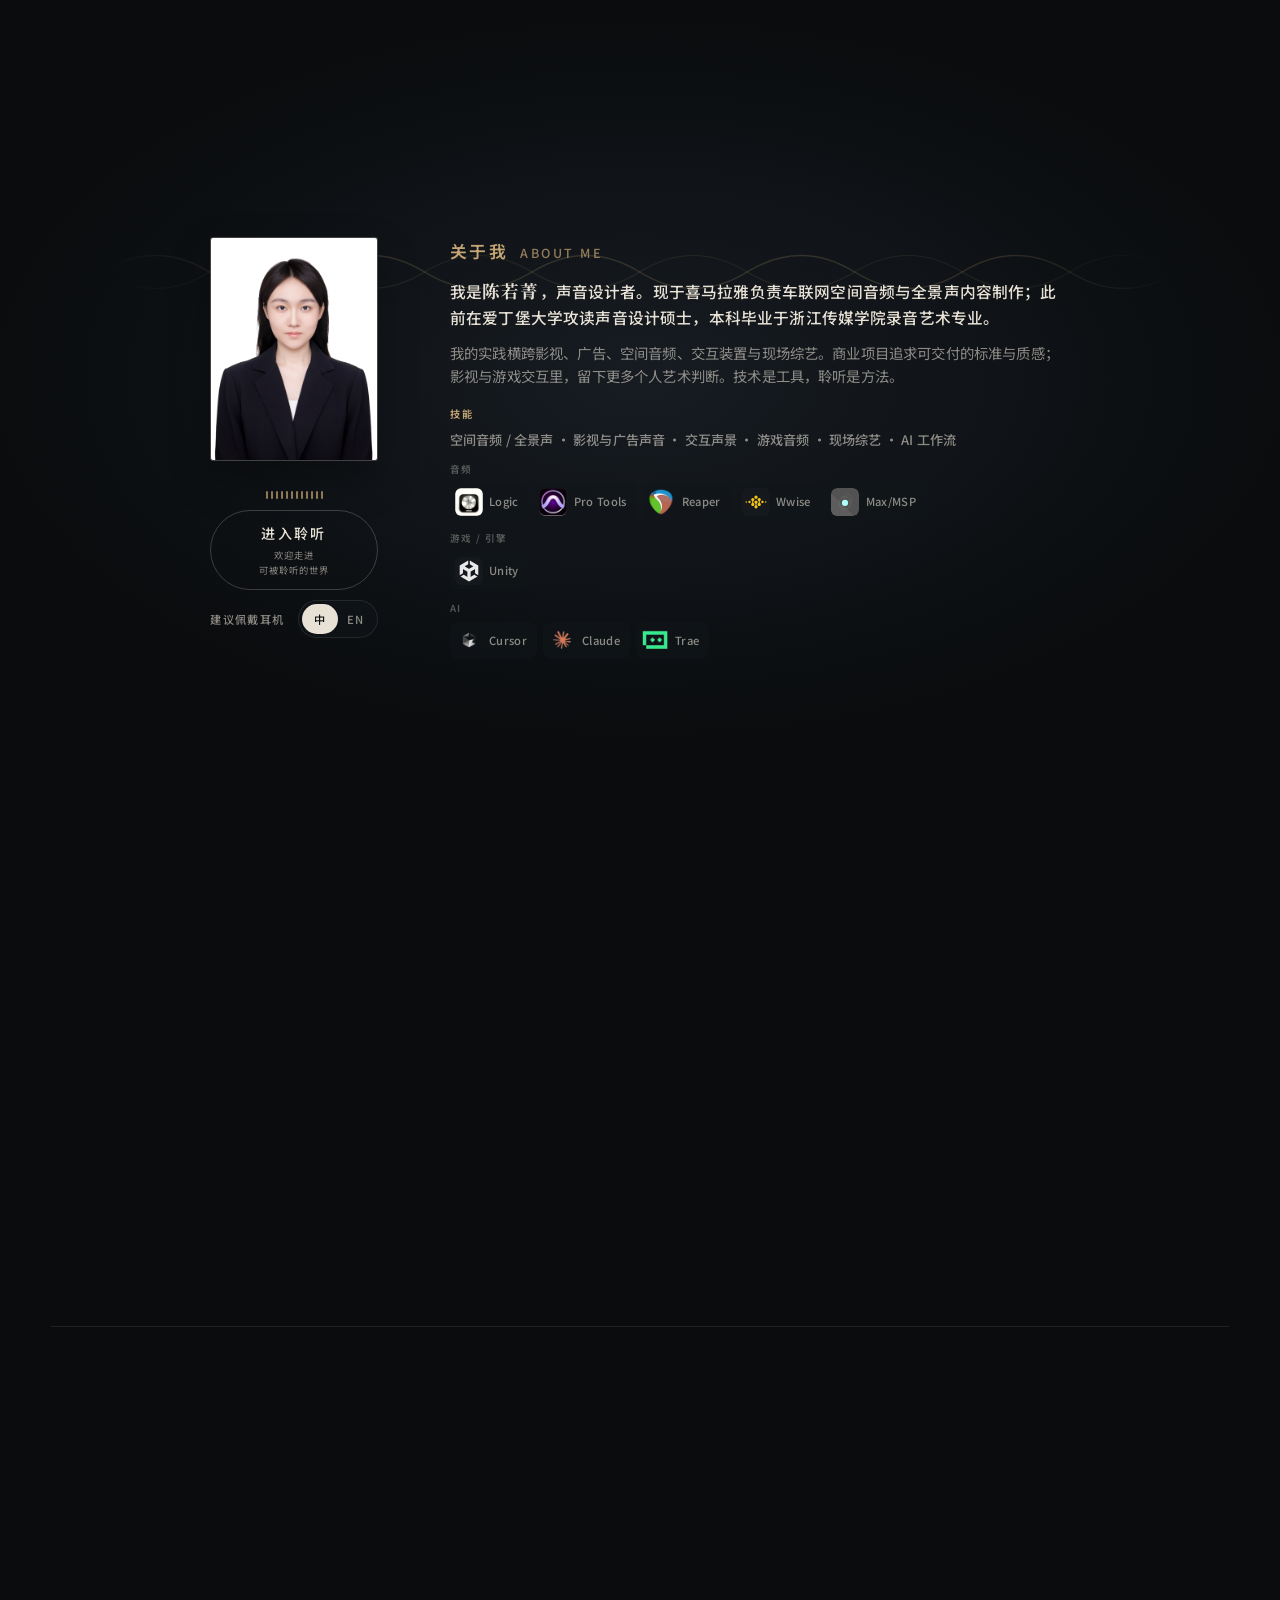
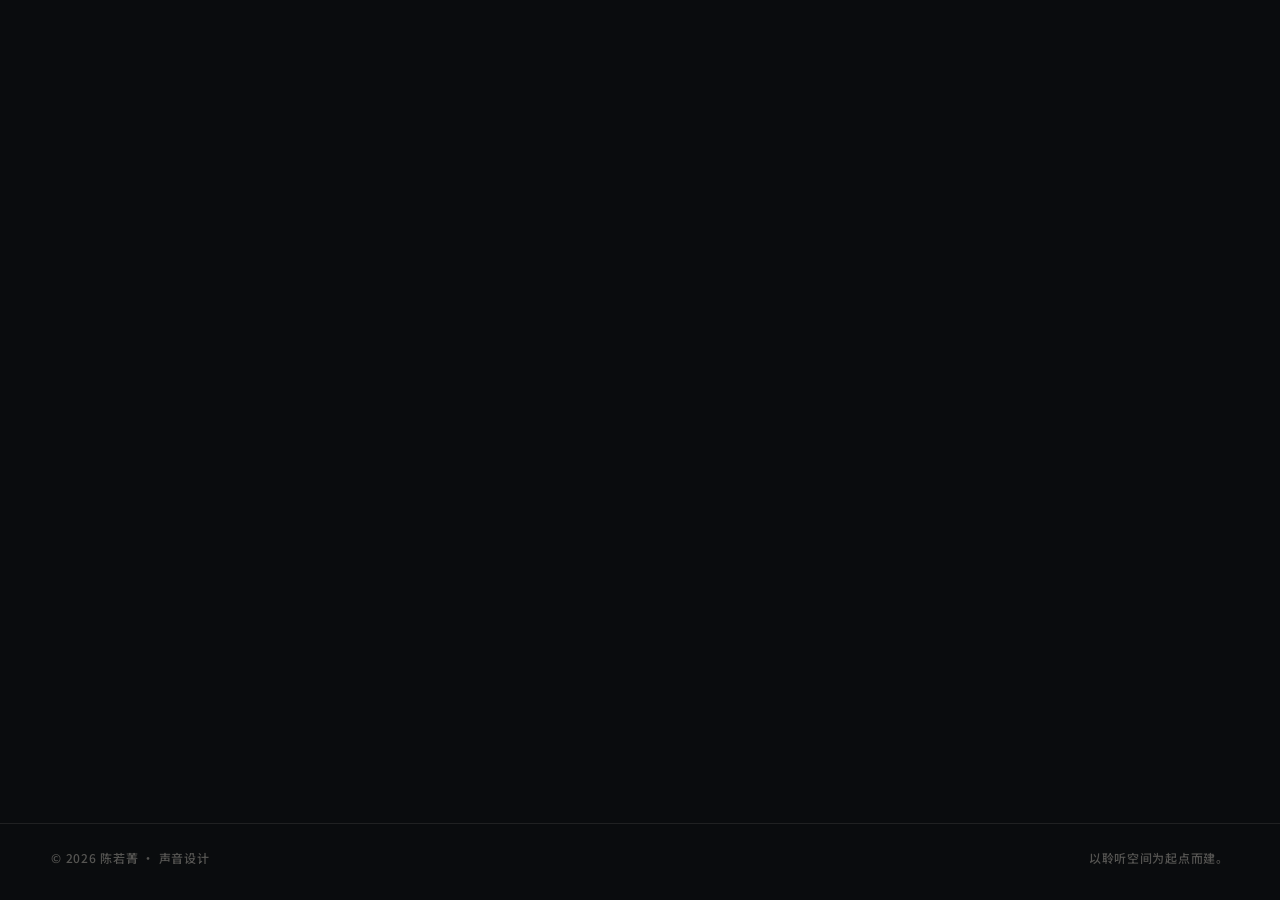
<file: index.html>
<!DOCTYPE html>
<html lang="zh-CN">
<head>
  <meta charset="UTF-8" />
  <meta name="viewport" content="width=device-width, initial-scale=1.0" />
  <meta name="description" content="陈若菁 — 声音设计者。影视、广告、空间音频、交互声景、现场综艺。 / Ruojing Chen — Sound Designer." />
  <title>陈若菁 · Sound Designer</title>
  <link rel="preconnect" href="https://fonts.googleapis.com" />
  <link rel="preconnect" href="https://fonts.gstatic.com" crossorigin />
  <link href="https://fonts.googleapis.com/css2?family=Noto+Sans+SC:wght@400;500;600;700&family=Noto+Serif+SC:wght@600;700&display=swap" rel="stylesheet" />
  <link rel="stylesheet" href="css/styles.css?v=20260803j" />
</head>
<body>
  <canvas id="field" aria-hidden="true"></canvas>

  <div class="cursor" id="cursor" aria-hidden="true">
    <span class="cursor__ring"></span>
    <span class="cursor__dot"></span>
    <span class="cursor__label">listen</span>
  </div>

  <div class="gate" id="gate">
    <div class="gate__ambient" aria-hidden="true">
      <svg class="gate__ambient-wave" viewBox="0 0 800 200" preserveAspectRatio="none">
        <path d="M0 100 Q40 70 80 100 T160 100 T240 100 T320 100 T400 100 T480 100 T560 100 T640 100 T720 100 T800 100"
              fill="none" stroke="currentColor" stroke-width="1.2" opacity="0.22"/>
        <path d="M0 100 Q40 130 80 100 T160 100 T240 100 T320 100 T400 100 T480 100 T560 100 T640 100 T720 100 T800 100"
              fill="none" stroke="currentColor" stroke-width="1" opacity="0.12"/>
      </svg>
    </div>

    <div class="gate__inner">
      <div class="gate__card">
        <aside class="gate__aside">
          <div class="gate__photo">
            <img src="assets/portrait.jpg" alt="陈若菁" width="320" height="420" />
          </div>
          <div class="gate__actions">
            <div class="gate__eq" aria-hidden="true">
              <span></span><span></span><span></span><span></span><span></span>
              <span></span><span></span><span></span><span></span><span></span>
              <span></span><span></span>
            </div>
            <button class="gate__enter" id="enterBtn" type="button">
              <span data-i18n="gate.enter">进入聆听</span>
              <span class="gate__enter-sub">
                <span data-i18n="gate.enterSub1">欢迎走进</span>
                <span data-i18n="gate.enterSub2">可被聆听的世界</span>
              </span>
            </button>
            <div class="gate__actions-row">
              <p class="gate__hint" data-i18n="gate.hint">建议佩戴耳机</p>
              <div class="lang-switch gate__lang" role="group" aria-label="Language">
                <button type="button" class="lang-switch__btn is-active" data-lang="zh" aria-pressed="true">中</button>
                <button type="button" class="lang-switch__btn" data-lang="en" aria-pressed="false">EN</button>
              </div>
            </div>
          </div>
        </aside>

        <div class="gate__content">
          <section class="gate__part">
            <h3 class="gate__part-title gate__about-title">
              关于我
              <span class="gate__part-en">ABOUT ME</span>
            </h3>
            <p class="gate__about-lead" data-i18n-html="about.lead">
              我是<strong class="gate__name">陈若菁</strong>，声音设计者。现于喜马拉雅负责车联网空间音频与全景声内容制作；此前在爱丁堡大学攻读声音设计硕士，本科毕业于浙江传媒学院录音艺术专业。
            </p>
            <p class="gate__about-body" data-i18n="about.body">
              我的实践横跨影视、广告、空间音频、交互装置与现场综艺。商业项目追求可交付的标准与质感；影视与游戏交互里，留下更多个人艺术判断。技术是工具，聆听是方法。
            </p>
          </section>

          <section class="gate__part">
            <h3 class="gate__part-title" data-i18n="gate.skillsTitle">技能</h3>
            <p class="gate__skills-text" data-i18n="gate.skills">
              空间音频 / 全景声 · 影视与广告声音 · 交互声景 · 游戏音频 · 现场综艺 · AI 工作流
            </p>
            <div class="gate__toolkit">
              <div class="gate__toolkit-group">
                <span class="gate__toolkit-label" data-i18n="gate.toolkitAudio">音频</span>
                <ul class="gate__tools">
                  <li title="Logic Pro">
                    <img src="assets/icons/logic.png" alt="Logic Pro" width="36" height="36" />
                    <span>Logic</span>
                  </li>
                  <li title="Pro Tools">
                    <img src="assets/icons/protools.png" alt="Pro Tools" width="36" height="36" />
                    <span>Pro Tools</span>
                  </li>
                  <li title="REAPER">
                    <img src="assets/icons/reaper.png" alt="REAPER" width="36" height="36" />
                    <span>Reaper</span>
                  </li>
                  <li title="Wwise">
                    <img src="assets/icons/wwise.svg" alt="Wwise" width="36" height="36" />
                    <span>Wwise</span>
                  </li>
                  <li title="Max/MSP">
                    <img src="assets/icons/maxmsp.svg" alt="Max/MSP" width="36" height="36" />
                    <span>Max/MSP</span>
                  </li>
                </ul>
              </div>
              <div class="gate__toolkit-group">
                <span class="gate__toolkit-label" data-i18n="gate.toolkitGame">游戏 / 引擎</span>
                <ul class="gate__tools">
                  <li title="Unity">
                    <img src="assets/icons/unity.svg" alt="Unity" width="36" height="36" />
                    <span>Unity</span>
                  </li>
                </ul>
              </div>
              <div class="gate__toolkit-group">
                <span class="gate__toolkit-label" data-i18n="gate.toolkitAi">AI</span>
                <ul class="gate__tools">
                  <li title="Cursor">
                    <img src="assets/icons/cursor.png" alt="Cursor" width="36" height="36" />
                    <span>Cursor</span>
                  </li>
                  <li title="Claude">
                    <img src="assets/icons/claude.png" alt="Claude" width="36" height="36" />
                    <span>Claude</span>
                  </li>
                  <li title="Trae">
                    <img src="assets/icons/trae.png" alt="Trae" width="36" height="36" />
                    <span>Trae</span>
                  </li>
                </ul>
              </div>
            </div>
          </section>
        </div>
      </div>
    </div>
  </div>

  <div class="scroll-wave" id="scrollWave" aria-hidden="true">
    <svg viewBox="0 0 100 8" preserveAspectRatio="none">
      <path id="scrollPath" d="M0 4 Q 25 4 50 4 T 100 4" />
    </svg>
  </div>

  <header class="nav" id="nav">
    <a class="nav__brand" href="#top" data-magnetic>
      <span class="nav__mark">CRJ</span>
      <span class="nav__name">陈若菁</span>
    </a>
    <nav class="nav__links" aria-label="Primary" data-i18n-aria="nav.aria">
      <a href="#work" data-section="work" data-i18n="nav.work">作品</a>
      <a href="#contact" data-section="contact" data-i18n="nav.contact">联系</a>
    </nav>
    <div class="nav__actions">
      <button class="nav__reenter" id="reenterGate" type="button" data-magnetic data-i18n="nav.reenter" data-i18n-aria="nav.reenterAria" aria-label="回到聆听入口">
        再次聆听
      </button>
      <div class="lang-switch" role="group" aria-label="Language">
        <button type="button" class="lang-switch__btn is-active" data-lang="zh" aria-pressed="true">中</button>
        <button type="button" class="lang-switch__btn" data-lang="en" aria-pressed="false">EN</button>
      </div>
      <button class="nav__menu" id="menuBtn" type="button" data-i18n-aria="nav.openMenu" aria-label="打开菜单">
        <span></span><span></span>
      </button>
    </div>
  </header>

  <div class="mobile-nav" id="mobileNav">
    <button type="button" class="mobile-nav__reenter" id="reenterGateMobile" data-i18n="nav.reenter">再次聆听</button>
    <a href="#work" data-i18n="nav.workMobile">作品</a>
    <a href="#chapter-spatial" data-i18n="chapters.spatial">空间音频</a>
    <a href="#chapter-commercial" data-i18n="chapters.commercial">广告项目</a>
    <a href="#chapter-film" data-i18n="chapters.film">影视内容</a>
    <a href="#chapter-interactive" data-i18n="chapters.interactive">交互装置</a>
    <a href="#chapter-live" data-i18n="chapters.live">现场综艺</a>
    <a href="#contact" data-i18n="nav.contactMobile">联系</a>
  </div>

  <main id="top">
    <!-- Hero -->
    <section class="hero" id="hero">
      <div class="hero__atmosphere" aria-hidden="true"></div>

      <div class="hero__layout">
        <div class="hero__content">
          <p class="hero__brand reveal" data-reveal>
            <span class="hero__brand-zh" data-i18n="hero.brand">陈若菁</span>
            <span class="hero__brand-sep">·</span>
            <span class="hero__brand-en">RUOJING CHEN</span>
          </p>
          <h1 class="hero__title reveal" data-reveal>
            <span class="hero__title-main" data-i18n="hero.title">塑造可被听见的空间</span>
            <span class="hero__title-sub" data-i18n="hero.titleSub">Space you can hear.</span>
          </h1>
          <p class="hero__invite reveal" data-reveal data-i18n="hero.invite">
            有的声音为品牌校准；有的留给自己的叙事。
          </p>
          <p class="hero__lead reveal" data-reveal data-i18n="hero.lead">
            广告声音 · 影视声音 · 空间音频 · 交互声景 · 现场综艺
          </p>
          <div class="hero__cta reveal" data-reveal>
            <a class="btn btn--primary" href="#work" data-magnetic>
              <span data-i18n="hero.ctaWork">浏览作品</span>
              <svg width="16" height="16" viewBox="0 0 16 16" fill="none" aria-hidden="true"><path d="M3 8h10M9 4l4 4-4 4" stroke="currentColor" stroke-width="1.5"/></svg>
            </a>
            <a class="btn btn--ghost" href="#contact" data-magnetic data-i18n="hero.ctaContact">取得联系</a>
          </div>
        </div>
      </div>

      <a class="hero__scroll" href="#work" data-i18n-aria="hero.scrollAria" aria-label="向下滚动">
        <span data-i18n="hero.scroll">滚动</span>
        <span class="hero__scroll-line"></span>
      </a>
    </section>

    <!-- Work index + chapters -->
    <section class="section work" id="work">
      <div class="section__head">
        <div>
          <p class="section__eyebrow reveal" data-reveal data-i18n="work.eyebrow">Portfolio</p>
          <h2 class="section__title reveal" data-reveal data-i18n="work.title">作品档案</h2>
        </div>
        <p class="section__desc reveal" data-reveal data-i18n="work.desc">
          五种档案，同一种聆听。空间与广告偏交付与标准；影视与游戏交互里，留下更多个人艺术判断。
        </p>
      </div>

      <nav class="chapter-index reveal" data-reveal aria-label="作品分区">
        <a class="chapter-index__item" href="#chapter-spatial">
          <span class="chapter-index__num">01</span>
          <span class="chapter-index__label" data-i18n="chapters.spatial">空间音频 · 全景声</span>
        </a>
        <a class="chapter-index__item" href="#chapter-commercial">
          <span class="chapter-index__num">02</span>
          <span class="chapter-index__label" data-i18n="chapters.commercial">广告项目</span>
        </a>
        <a class="chapter-index__item" href="#chapter-film">
          <span class="chapter-index__num">03</span>
          <span class="chapter-index__label" data-i18n="chapters.film">影视内容</span>
        </a>
        <a class="chapter-index__item" href="#chapter-interactive">
          <span class="chapter-index__num">04</span>
          <span class="chapter-index__label" data-i18n="chapters.interactive">游戏交互与声音装置</span>
        </a>
        <a class="chapter-index__item" href="#chapter-live">
          <span class="chapter-index__num">05</span>
          <span class="chapter-index__label" data-i18n="chapters.live">现场与综艺</span>
        </a>
      </nav>

      <!-- 01 Spatial -->
      <article class="chapter" id="chapter-spatial" data-chapter="spatial">
        <header class="chapter__head reveal" data-reveal>
          <p class="chapter__num">01</p>
          <div>
            <h3 class="chapter__title" data-i18n="chapters.spatial">空间音频 · 全景声</h3>
            <p class="chapter__lead" data-i18n="spatial.lead">围绕喜马拉雅全景声有声剧产线：人工制作、AIGC 结构化交付、Agent Skill、多声道测评与分析。</p>
          </div>
        </header>

        <!-- A · 人工制作有声剧预告 -->
        <section class="spatial-block reveal" data-reveal>
          <header class="spatial-block__head">
            <p class="spatial-block__num">A</p>
            <div>
              <h4 class="spatial-block__title" data-i18n="spatial.blockA.title">人工制作 · 有声剧预告</h4>
              <p class="spatial-block__lead" data-i18n="spatial.blockA.lead">扇形点选试听立体声折混；下载 E-AC-3 Atmos ADM 可在本地回放全景声多声道。海报可后续替换。</p>
            </div>
          </header>

          <div class="spat-fan reveal" data-reveal id="spatFanStage">
            <div class="spat-fan__hint">
              <span data-i18n="spatial.blockA.fanHint">悬停海报滚轮翻页 · 点击锁定试听 · 空白处上下滚动</span>
              <div class="spat-fan__nav">
                <button type="button" class="fan-nav" id="spatFanPrev" aria-label="上一个">‹</button>
                <button type="button" class="fan-nav" id="spatFanNext" aria-label="下一个">›</button>
              </div>
            </div>

            <div class="spat-fan__deck-wrap">
              <div class="spat-fan__deck" id="spatFanDeck" aria-live="polite"></div>
            </div>

            <div class="spat-fan__now" id="spatFanNow">
              <p class="spat-fan__dur" id="spatFanDur">2:01</p>
              <h4 class="spat-fan__title" id="spatFanTitle">白马</h4>
              <p class="spat-fan__meta" id="spatFanMeta">Atmos 预告 · 网页立体声折混</p>
              <audio class="spat-fan__audio" id="spatFanAudio" controls preload="metadata" playsinline></audio>
              <div class="spat-fan__actions">
                <button type="button" class="btn btn--primary" id="spatFanPlay">
                  <span data-i18n="spatial.blockA.play">播放试听</span>
                </button>
                <a class="spatial-audio__dl spat-fan__dl" id="spatFanDl" href="#" download data-i18n="spatial.blockA.download">下载 Atmos ADM（E-AC-3 · 多声道）</a>
              </div>
            </div>

            <div class="spat-fan__dots" id="spatFanDots"></div>
          </div>
        </section>

        <!-- B · AIGC JSON -->
        <section class="spatial-block spatial-block--fold reveal" data-reveal data-spatial-block-fold>
          <header class="spatial-block__head">
            <p class="spatial-block__num">B</p>
            <div>
              <h4 class="spatial-block__title" data-i18n="spatial.blockB.title">AIGC 制作 · JSON 结构化交付</h4>
              <p class="spatial-block__lead" data-i18n="spatial.blockB.lead">产线剧集空间音频路由配置：按 source_type 定义方位、高度、开角、距离与 LFE 等字段。环境与路径绑死，无法对外复用——此处只做能力呈现。</p>
            </div>
          </header>
          <button type="button" class="spatial-block__toggle" data-spatial-block-toggle aria-expanded="false">
            <span data-fold-label data-i18n="spatial.blockExpand">展开内容</span>
            <span class="spatial-block__toggle-icon" aria-hidden="true">+</span>
          </button>
          <div class="spatial-block__panel" data-spatial-block-panel hidden>
          <div class="spatial-json-grid" id="spatialJsonGrid">
            <article class="spatial-json spatial-json--redacted" data-json-src="assets/spatial/json/invincible-destiny.json">
              <header class="spatial-json__head">
                <div>
                  <p class="spatial-json__tag" data-i18n="spatial.blockB.tag">JSON · 产线配置</p>
                  <h5 class="spatial-json__title" data-i18n="spatial.blockB.j1.title">无敌天命</h5>
                  <p class="spatial-json__file">Invincible destiny_0123_Edit_1.json</p>
                </div>
              </header>
              <div class="spatial-json__redact">
                <pre class="spatial-json__pre spatial-json__pre--blur" tabindex="-1" aria-hidden="true"><code class="spatial-json__code" data-json-code>loading…</code></pre>
              </div>
            </article>
            <article class="spatial-json spatial-json--redacted" data-json-src="assets/spatial/json/reborn.json">
              <header class="spatial-json__head">
                <div>
                  <p class="spatial-json__tag" data-i18n="spatial.blockB.tag">JSON · 产线配置</p>
                  <h5 class="spatial-json__title" data-i18n="spatial.blockB.j2.title">重生回来</h5>
                  <p class="spatial-json__file">Reborn_1105_Edit_1.json</p>
                </div>
              </header>
              <div class="spatial-json__redact">
                <pre class="spatial-json__pre spatial-json__pre--blur" tabindex="-1" aria-hidden="true"><code class="spatial-json__code" data-json-code>loading…</code></pre>
              </div>
            </article>
            <article class="spatial-json spatial-json--redacted" data-json-src="assets/spatial/json/fengjiang.json">
              <header class="spatial-json__head">
                <div>
                  <p class="spatial-json__tag" data-i18n="spatial.blockB.tag">JSON · 产线配置</p>
                  <h5 class="spatial-json__title" data-i18n="spatial.blockB.j3.title">封疆</h5>
                  <p class="spatial-json__file">fengjiang_0316.json</p>
                </div>
              </header>
              <div class="spatial-json__redact">
                <pre class="spatial-json__pre spatial-json__pre--blur" tabindex="-1" aria-hidden="true"><code class="spatial-json__code" data-json-code>loading…</code></pre>
              </div>
            </article>
          </div>
          <p class="spatial-json-note" data-i18n="spatial.blockB.note">正文已模糊处理 · 公司内部文件，仅作能力示意。</p>
          </div>
        </section>

        <!-- C · Skills（展示用 · 不可复用） -->
        <section class="spatial-block spatial-block--fold reveal" data-reveal data-spatial-block-fold>
          <header class="spatial-block__head">
            <p class="spatial-block__num">C</p>
            <div>
              <h4 class="spatial-block__title" data-i18n="spatial.blockC.title">Agent Skill · 工作流能力卡</h4>
              <p class="spatial-block__lead" data-i18n="spatial.blockC.lead">产线自用的 Cursor Skill，已备份至个人 GitHub。环境与路径绑死，无法对外复用——此处只做能力呈现：解决什么 → 怎么走 → 产出什么。</p>
            </div>
          </header>
          <button type="button" class="spatial-block__toggle" data-spatial-block-toggle aria-expanded="false">
            <span data-fold-label data-i18n="spatial.blockExpand">展开内容</span>
            <span class="spatial-block__toggle-icon" aria-hidden="true">+</span>
          </button>
          <div class="spatial-block__panel" data-spatial-block-panel hidden>
          <div class="spatial-fill spatial-fill--skills">
            <article class="spatial-skill">
              <p class="spatial-skill__eye" data-i18n="spatial.blockC.card1.eye">Skill · ASR 质检</p>
              <h5 class="spatial-skill__title" data-i18n="spatial.blockC.card1.title">Whisper 片头集数校验</h5>
              <p class="spatial-skill__body" data-i18n="spatial.blockC.card1.body">批量听片头「第 X 集」口播，对照文件名集数，揪出命名报错；可选声音克隆生成正确口播。</p>
              <ol class="spatial-skill__flow" data-i18n-html="spatial.blockC.card1.flow">
                <li>输入音视频</li>
                <li>截取片头 · ASR</li>
                <li>比对集数 · 报告</li>
              </ol>
              <a
                class="spatial-skill__link"
                href="https://github.com/ruojingchen/whisper-episode-check"
                target="_blank"
                rel="noopener noreferrer"
                data-i18n="spatial.blockC.viewRepo"
              >GitHub 备份</a>
            </article>

            <article class="spatial-skill">
              <p class="spatial-skill__eye" data-i18n="spatial.blockC.card2.eye">Skill · 日更制作</p>
              <h5 class="spatial-skill__title" data-i18n="spatial.blockC.card2.title">AIGC 全景声剧集制作管线</h5>
              <p class="spatial-skill__body" data-i18n="spatial.blockC.card2.body">供应商分轨扫描与日更建夹，按剧目类型跑 HiSound / 外包 ADM 拷贝，交付至 DailyCheckin 并回写进度与质检报告。</p>
              <ol class="spatial-skill__flow" data-i18n-html="spatial.blockC.card2.flow">
                <li>扫描分轨 · 建制作夹</li>
                <li>类型分流制作</li>
                <li>交付 · 台账 · 质检</li>
              </ol>
              <a
                class="spatial-skill__link"
                href="https://github.com/ruojingchen/aigc-spatial-drama-pipeline"
                target="_blank"
                rel="noopener noreferrer"
                data-i18n="spatial.blockC.viewRepo"
              >GitHub 备份</a>
            </article>

            <p class="spatial-skill__note" data-i18n="spatial.blockC.note">
              源码含内网路径与产线约定，网页不展开命令与目录；GitHub 仅作备份存档，不作为可安装模板。
            </p>
          </div>
          </div>
        </section>

        <!-- D · 多声道测评与分析 · 两大项目 -->
        <section class="spatial-block spatial-block--fold reveal" data-reveal data-spatial-block-fold>
          <header class="spatial-block__head">
            <p class="spatial-block__num">D</p>
            <div>
              <h4 class="spatial-block__title" data-i18n="spatial.blockD.title">多声道测评与分析</h4>
              <p class="spatial-block__lead" data-i18n="spatial.blockD.lead">两个独立项目：自研 / 杜比体积渲染器对照（客观能量 + 主观听测）；以及《三体》S1E04 片段 7.1.2 / 7.1.4 能量对比与假声源问题梳理。</p>
            </div>
          </header>
          <button type="button" class="spatial-block__toggle" data-spatial-block-toggle aria-expanded="false">
            <span data-fold-label data-i18n="spatial.blockExpand">展开内容</span>
            <span class="spatial-block__toggle-icon" aria-hidden="true">+</span>
          </button>
          <div class="spatial-block__panel" data-spatial-block-panel hidden>
          <div class="spatial-projects">
            <!-- D-1 自研 vs 杜比体积渲染 -->
            <article class="spatial-project" data-spatial-fold>
              <header class="spatial-project__head">
                <p class="spatial-project__num" data-i18n="spatial.blockD.p1.num">项目 01</p>
                <h5 class="spatial-project__title" data-i18n="spatial.blockD.p1.title">自研体积渲染器 vs 杜比体积渲染器</h5>
              </header>

              <div class="spatial-project__intro" data-intro-slot="renderer">
                <p class="spatial-project__intro-label" data-i18n="spatial.blockD.introLabel">项目简介</p>
                <p class="spatial-project__intro-body" data-i18n="spatial.blockD.p1.intro">
                  以盲法 AB 听测验证自研体积渲染器在 S/M/L/R 档位与三类内容（静态人声、静态音效、动态音效）下，相对杜比在响度、体积感、定位与整体听感的相似度。工程侧自 Logic 导出 ADM，分别渲染杜比 / 自研 7.1.4，经 Reaper 响度校准后成测；评分用 1–7 分制加权得综合相似度 SS_case，并以隐藏重复试次做信度筛选，再按分级标准判定是否对标。
                </p>
              </div>

              <button type="button" class="spatial-project__toggle" data-spatial-fold-toggle aria-expanded="false">
                <span data-fold-label data-i18n="spatial.blockD.expand">展开报告封面与问卷</span>
                <span class="spatial-project__toggle-icon" aria-hidden="true">+</span>
              </button>

              <div class="spatial-project__detail" data-spatial-fold-panel hidden>
              <div class="spatial-project__covers spatial-project__covers--trio">
                <figure class="spatial-cover">
                  <div class="spatial-cover__frame">
                    <img src="assets/spatial/measure/pages/renderer-energy/page-01.jpg" alt="" loading="lazy" />
                  </div>
                  <figcaption data-i18n="spatial.blockD.p1.capEnergy">客观 · 7.1.4 声道能量对比报告</figcaption>
                </figure>
                <figure class="spatial-cover">
                  <div class="spatial-cover__frame">
                    <img src="assets/spatial/measure/pages/renderer-subj/page-01.jpg" alt="" loading="lazy" />
                  </div>
                  <figcaption data-i18n="spatial.blockD.p1.capSubj">主观 · 体积渲染听测结果报告</figcaption>
                </figure>
                <figure class="spatial-embed spatial-embed--panel spatial-cover">
                  <div class="spatial-embed__chrome">
                    <p class="spatial-embed__title" data-i18n="spatial.blockD.p1.capSurvey">主观听测问卷设计 · 盲法 AB 评分界面</p>
                    <a
                      class="spatial-embed__open"
                      href="assets/spatial/measure/renderer/subjective-survey.html"
                      target="_blank"
                      rel="noopener noreferrer"
                      data-i18n="spatial.blockD.p1.openSurvey"
                    >新窗口</a>
                  </div>
                  <iframe
                    class="spatial-embed__frame"
                    data-src="assets/spatial/measure/renderer/subjective-survey.html"
                    src="about:blank"
                    title="体积渲染主观测试问卷"
                    loading="lazy"
                  ></iframe>
                </figure>
              </div>
              <p class="spatial-cover-note" data-i18n="spatial.blockD.coverNote">仅展示报告封面 · 公司内部文件</p>
              </div>
            </article>

            <!-- D-2 三体片段 · 假声源 -->
            <article class="spatial-project" data-spatial-fold>
              <header class="spatial-project__head">
                <p class="spatial-project__num" data-i18n="spatial.blockD.p2.num">项目 02</p>
                <h5 class="spatial-project__title" data-i18n="spatial.blockD.p2.title">《三体》S1E04 片段 · 7.1.2 / 7.1.4 能量对比</h5>
              </header>

              <div class="spatial-project__intro" data-intro-slot="ghost">
                <p class="spatial-project__intro-label" data-i18n="spatial.blockD.introLabel">项目简介</p>
                <p class="spatial-project__intro-body" data-i18n="spatial.blockD.p2.intro">
                  对比《三体》第一季第四集片段的 7.1.2 与 7.1.4 声道能量分布时，定位到声音能量中的 ghost source（假声源）成因；据此整理《三维声空间可视化分析工具介绍》，说明假声源如何在可视化与监听中显现及原因分析。
                </p>
              </div>

              <button type="button" class="spatial-project__toggle" data-spatial-fold-toggle aria-expanded="false">
                <span data-fold-label data-i18n="spatial.blockD.expandMedia">展开视频与封面</span>
                <span class="spatial-project__toggle-icon" aria-hidden="true">+</span>
              </button>

              <div class="spatial-project__detail" data-spatial-fold-panel hidden>
              <div class="spatial-project__gallery spatial-project__gallery--media">
                <figure class="spatial-media spatial-media--video">
                  <video
                    class="spatial-media__video"
                    controls
                    playsinline
                    preload="metadata"
                    poster="assets/spatial/measure/ghost/still-red-02.jpg?v=20260802c"
                  >
                    <source src="assets/spatial/measure/energy/s1e04-energy-screencap.mp4?v=20260802c" type="video/mp4" />
                  </video>
                  <figcaption data-i18n="spatial.blockD.p2.capVideo">《三体》S1E04 片段 工程录屏</figcaption>
                </figure>
                <figure class="spatial-media">
                  <button type="button" class="archive-shot spatial-media__shot" data-full="assets/spatial/measure/ghost/still-red-01.jpg?v=20260802c" aria-label="7.1.2 / 7.1.4 工程波形对照">
                    <img src="assets/spatial/measure/ghost/still-red-01.jpg?v=20260802c" alt="REAPER · 7.1.2 与 7.1.4 多声道波形对照" loading="lazy" />
                  </button>
                  <figcaption data-i18n="spatial.blockD.p2.capTimeline">工程对照 · 7.1.2 / 7.1.4 波形</figcaption>
                </figure>
                <figure class="spatial-media">
                  <button type="button" class="archive-shot spatial-media__shot" data-full="assets/spatial/measure/ghost/still-red-02.jpg?v=20260802c" aria-label="PowerMap 能量分布对比">
                    <img src="assets/spatial/measure/ghost/still-red-02.jpg?v=20260802c" alt="SPARTA PowerMap · 7.1.2 / 7.1.4 能量分布对比" loading="lazy" />
                  </button>
                  <figcaption data-i18n="spatial.blockD.p2.capEncoder">PowerMap · 7.1.2 / 7.1.4 能量分布</figcaption>
                </figure>
              </div>

              <figure class="spatial-cover spatial-cover--wide">
                <div class="spatial-cover__frame">
                  <img src="assets/spatial/measure/pages/viz-tool/page-01.jpg" alt="" loading="lazy" />
                </div>
                <figcaption data-i18n="spatial.blockD.p2.capDoc">《三维声空间可视化分析工具介绍》· 含假声源问题说明</figcaption>
              </figure>
              <p class="spatial-cover-note" data-i18n="spatial.blockD.coverNote">仅展示报告封面 · 公司内部文件</p>
              </div>
            </article>
          </div>
          </div>
        </section>
      </article>

<!-- 02 Commercial -->
      <article class="chapter" id="chapter-commercial" data-chapter="commercial">
        <header class="chapter__head reveal" data-reveal>
          <p class="chapter__num">02</p>
          <div>
            <h3 class="chapter__title" data-i18n="chapters.commercial">广告项目</h3>
            <p class="chapter__lead" data-i18n="commercial.lead">按片型区分 TVC、宣传片与竖屏平台投放；汽车精选单独主推，扇区左右开合翻阅。</p>
          </div>
        </header>

        <div class="auto-spotlight reveal" data-reveal>
          <div class="auto-spotlight__head">
            <p class="auto-spotlight__eyebrow" data-i18n="commercial.autoEyebrow">Featured · Automotive</p>
            <h4 class="auto-spotlight__title" data-i18n="commercial.autoTitle">汽车广告精选</h4>
            <p class="auto-spotlight__desc" data-i18n="commercial.autoDesc">座舱、公路与品牌质感——用更大的画幅呈现汽车声音项目。</p>
          </div>
          <div class="auto-rail" id="autoRail"></div>
        </div>

        <div class="fan-stage reveal" data-reveal id="fanStage">
          <div class="fan-stage__hint">
            <span data-i18n="commercial.fanHint">在扇区左右移动鼠标开合翻阅 · 点击封面观看</span>
            <div class="fan-stage__nav">
              <button type="button" class="fan-nav" id="fanPrev" aria-label="上一个">‹</button>
              <button type="button" class="fan-nav" id="fanNext" aria-label="下一个">›</button>
            </div>
          </div>

          <div class="fan-deck-wrap">
            <div class="fan-zone fan-zone--left" id="fanZoneLeft" aria-hidden="true">
              <span data-i18n="commercial.zoneNew">最新</span>
              <span class="fan-zone__arrow">←</span>
            </div>
            <div class="fan-deck" id="fanDeck" aria-live="polite"></div>
            <div class="fan-zone fan-zone--right" id="fanZoneRight" aria-hidden="true">
              <span class="fan-zone__arrow">→</span>
              <span data-i18n="commercial.zoneOld">更早</span>
            </div>
          </div>

          <div class="fan-now" id="fanNow">
            <p class="fan-now__year" id="fanYear">2025</p>
            <h4 class="fan-now__title" id="fanTitle"></h4>
            <p class="fan-now__meta" id="fanMeta"></p>
            <button type="button" class="btn btn--primary fan-now__play" id="fanPlay">
              <span data-i18n="commercial.play">观看成片</span>
            </button>
          </div>

          <div class="ad-timeline" id="adTimeline">
            <div class="ad-timeline__track">
              <div class="ad-timeline__progress" id="adTimelineProgress"></div>
            </div>
            <div class="ad-timeline__marks" id="adTimelineMarks"></div>
            <div class="ad-timeline__dots" id="adTimelineDots"></div>
          </div>

          <div class="ad-role-fold" data-ad-role-fold>
            <button
              type="button"
              class="ad-role-fold__toggle"
              data-ad-role-toggle
              aria-expanded="false"
              data-i18n-aria="commercial.listToggleAria"
              aria-label="展开或收起作品列表"
            >
              <span class="ad-role-fold__count" data-ad-role-count>0</span>
              <span class="ad-role-fold__label" data-fold-label data-i18n="commercial.listExpand">展开作品列表</span>
            </button>
            <div class="ad-role-fold__panel" data-ad-role-panel hidden>
              <div class="ad-role-list" id="adRoleList" aria-label="作品角色一览"></div>
            </div>
          </div>
        </div>

        <div class="module-row reveal" data-reveal>
          <div class="module module--archive module--archive-full archive-fold" data-archive-fold>
            <div class="archive-fold__head">
              <div>
                <p class="module__eyebrow" data-i18n="module.archive">工作现场</p>
                <h4 class="module__title" data-i18n="commercial.archiveTitle">棚内 / 拍摄现场</h4>
              </div>
              <button
                type="button"
                class="archive-fold__toggle"
                aria-expanded="false"
                data-i18n-aria="commercial.archiveToggleAria"
                aria-label="展开或收起工作现场照片"
              >
                <span class="archive-fold__count">12</span>
                <span class="archive-fold__label" data-fold-label data-i18n="commercial.archiveExpand">展开看板</span>
              </button>
            </div>
            <div class="archive-fold__panel" hidden>
            <div class="archive-grid archive-grid--photos">
              <button type="button" class="archive-shot" data-full="assets/commercial/onset/onset-01.jpg" aria-label="广告片场 01">
                <img src="assets/commercial/onset/onset-01.jpg" alt="广告片场 01" loading="lazy" />
              </button>
              <button type="button" class="archive-shot" data-full="assets/commercial/onset/onset-02.jpg" aria-label="广告片场 02">
                <img src="assets/commercial/onset/onset-02.jpg" alt="广告片场 02" loading="lazy" />
              </button>
              <button type="button" class="archive-shot" data-full="assets/commercial/onset/onset-03.jpg" aria-label="广告片场 03">
                <img src="assets/commercial/onset/onset-03.jpg" alt="广告片场 03" loading="lazy" />
              </button>
              <button type="button" class="archive-shot" data-full="assets/commercial/onset/onset-04.jpg" aria-label="广告片场 04">
                <img src="assets/commercial/onset/onset-04.jpg" alt="广告片场 04" loading="lazy" />
              </button>
              <button type="button" class="archive-shot" data-full="assets/commercial/onset/onset-05.jpg" aria-label="广告片场 05">
                <img src="assets/commercial/onset/onset-05.jpg" alt="广告片场 05" loading="lazy" />
              </button>
              <button type="button" class="archive-shot" data-full="assets/commercial/onset/onset-06.jpg" aria-label="广告片场 06">
                <img src="assets/commercial/onset/onset-06.jpg" alt="广告片场 06" loading="lazy" />
              </button>
              <button type="button" class="archive-shot" data-full="assets/commercial/onset/onset-07.jpg" aria-label="广告片场 07">
                <img src="assets/commercial/onset/onset-07.jpg" alt="广告片场 07" loading="lazy" />
              </button>
              <button type="button" class="archive-shot" data-full="assets/commercial/onset/onset-08.jpg" aria-label="广告片场 08">
                <img src="assets/commercial/onset/onset-08.jpg" alt="广告片场 08" loading="lazy" />
              </button>
              <button type="button" class="archive-shot" data-full="assets/commercial/onset/onset-09.jpg" aria-label="广告片场 09">
                <img src="assets/commercial/onset/onset-09.jpg" alt="广告片场 09" loading="lazy" />
              </button>
              <button type="button" class="archive-shot" data-full="assets/commercial/onset/onset-10.jpg" aria-label="广告片场 10">
                <img src="assets/commercial/onset/onset-10.jpg" alt="广告片场 10" loading="lazy" />
              </button>
              <button type="button" class="archive-shot" data-full="assets/commercial/onset/onset-11.jpg" aria-label="广告片场 11">
                <img src="assets/commercial/onset/onset-11.jpg" alt="广告片场 11" loading="lazy" />
              </button>
              <button type="button" class="archive-shot" data-full="assets/commercial/onset/onset-12.jpg" aria-label="广告片场 12">
                <img src="assets/commercial/onset/onset-12.jpg" alt="广告片场 12" loading="lazy" />
              </button>
            </div>
            </div>
          </div>
        </div>
      </article>

<!-- 03 Film -->
      <article class="chapter" id="chapter-film" data-chapter="film">
        <header class="chapter__head reveal" data-reveal>
          <p class="chapter__num">03</p>
          <div>
            <h3 class="chapter__title" data-i18n="chapters.film">影视内容</h3>
            <p class="chapter__lead" data-i18n="film.lead">影像里的私人声场——从同期到环绕后期，把叙事骨架交还给声音。</p>
          </div>
        </header>

        <div class="work-grid">
          <article class="project reveal" data-reveal data-project="between-the-shadow">
            <button class="project__hit" type="button" data-i18n-aria="projects.bts.aria" aria-label="查看：阴翳之间">
              <div class="project__visual">
                <div class="project__wave" aria-hidden="true"><canvas class="wave-canvas" width="400" height="120"></canvas></div>
                <span class="project__index">01</span>
              </div>
              <div class="project__body">
                <div class="project__tags"><span>Thriller</span><span>Sound Post</span><span>2024</span></div>
                <h4 class="project__title" data-i18n="projects.bts.title">惊悚短片《阴翳之间》</h4>
                <p class="project__role" data-i18n="projects.bts.role">声音后期</p>
                <p class="project__excerpt" data-i18n="projects.bts.excerpt">2024 · Fixion Fest / NOX / Panic Fest / Rhode Island IFF Official Selection。</p>
              </div>
              <span class="project__arrow" aria-hidden="true">→</span>
            </button>
          </article>

          <article class="project reveal" data-reveal data-project="mirage">
            <button class="project__hit" type="button" data-i18n-aria="projects.mirage.aria" aria-label="查看：蜃楼">
              <div class="project__visual">
                <div class="project__wave" aria-hidden="true"><canvas class="wave-canvas" width="400" height="120"></canvas></div>
                <span class="project__index">02</span>
              </div>
              <div class="project__body">
                <div class="project__tags"><span>Suspense</span><span>Sound Post</span><span>2024–2025</span></div>
                <h4 class="project__title" data-i18n="projects.mirage.title">悬疑片《蜃楼》</h4>
                <p class="project__role" data-i18n="projects.mirage.role">声音后期</p>
                <p class="project__excerpt" data-i18n="projects.mirage.excerpt">2024–2025 制作 · Fixion Fest 最佳中长片 · 可看 4K 重渲成片与获奖海报。</p>
              </div>
              <span class="project__arrow" aria-hidden="true">→</span>
            </button>
          </article>

          <article class="project reveal" data-reveal data-project="rain-city">
            <button class="project__hit" type="button" data-i18n-aria="projects.rain.aria" aria-label="查看：去卅城看雨">
              <div class="project__visual">
                <div class="project__wave" aria-hidden="true"><canvas class="wave-canvas" width="400" height="120"></canvas></div>
                <span class="project__index">03</span>
              </div>
              <div class="project__body">
                <div class="project__tags"><span>5.1</span><span>Sound Direction</span><span>2021</span></div>
                <h4 class="project__title" data-i18n="projects.rain.title">微电影《去卅城看雨》</h4>
                <p class="project__role" data-i18n="projects.rain.role">声音指导</p>
                <p class="project__excerpt" data-i18n="projects.rain.excerpt">2021 制作 · 点开可看成片、声音设计报告与工作影像。</p>
              </div>
              <span class="project__arrow" aria-hidden="true">→</span>
            </button>
          </article>

          <article class="project reveal" data-reveal data-project="early-spring">
            <button class="project__hit" type="button" data-i18n-aria="projects.spring.aria" aria-label="查看：初春">
              <div class="project__visual">
                <div class="project__wave" aria-hidden="true"><canvas class="wave-canvas" width="400" height="120"></canvas></div>
                <span class="project__index">04</span>
              </div>
              <div class="project__body">
                <div class="project__tags"><span>Drama</span><span>Sound Post</span><span>2024</span></div>
                <h4 class="project__title" data-i18n="projects.spring.title">剧情片《初春》</h4>
                <p class="project__role" data-i18n="projects.spring.role">声音后期</p>
                <p class="project__excerpt" data-i18n="projects.spring.excerpt">2024 制作 · Questing in the Spring · 点开可看成片。</p>
              </div>
              <span class="project__arrow" aria-hidden="true">→</span>
            </button>
          </article>

          <article class="project reveal" data-reveal data-project="birdy">
            <button class="project__hit" type="button" data-i18n-aria="projects.birdy.aria" aria-label="查看：Birdy">
              <div class="project__visual">
                <div class="project__wave" aria-hidden="true"><canvas class="wave-canvas" width="400" height="120"></canvas></div>
                <span class="project__index">05</span>
              </div>
              <div class="project__body">
                <div class="project__tags"><span>Film</span><span>International</span><span>2024</span></div>
                <h4 class="project__title" data-i18n="projects.birdy.title">《Birdy》</h4>
                <p class="project__role" data-i18n="projects.birdy.role">声音指导</p>
                <p class="project__excerpt" data-i18n="projects.birdy.excerpt">2024 · 成片、场记单与分镜。</p>
              </div>
              <span class="project__arrow" aria-hidden="true">→</span>
            </button>
          </article>

          <article class="project reveal" data-reveal data-project="thirst">
            <button class="project__hit" type="button" data-i18n-aria="projects.thirst.aria" aria-label="查看：Thirst">
              <div class="project__visual">
                <div class="project__wave" aria-hidden="true"><canvas class="wave-canvas" width="400" height="120"></canvas></div>
                <span class="project__index">06</span>
              </div>
              <div class="project__body">
                <div class="project__tags"><span>Film</span><span>International</span><span>2024</span></div>
                <h4 class="project__title" data-i18n="projects.thirst.title">《Thirst》</h4>
                <p class="project__role" data-i18n="projects.thirst.role">声音指导</p>
                <p class="project__excerpt" data-i18n="projects.thirst.excerpt">2024 · 成片与远程声音反馈等工作影像。</p>
              </div>
              <span class="project__arrow" aria-hidden="true">→</span>
            </button>
          </article>
        </div>
      </article>

<!-- 04 Interactive -->
      <article class="chapter" id="chapter-interactive" data-chapter="interactive">
        <header class="chapter__head reveal" data-reveal>
          <p class="chapter__num">04</p>
          <div>
            <h3 class="chapter__title" data-i18n="chapters.interactive">游戏交互与声音装置</h3>
            <p class="chapter__lead" data-i18n="interactive.lead">游戏与装置是我更自由的声景实验——声音随行为生长，触发、反馈、沉浸。</p>
          </div>
        </header>

        <div class="work-grid">
          <article class="project reveal" data-reveal data-project="game-soundscape">
            <button class="project__hit" type="button" data-i18n-aria="projects.game.aria" aria-label="查看：游戏声景">
              <div class="project__visual">
                <div class="project__wave" aria-hidden="true"><canvas class="wave-canvas" width="400" height="120"></canvas></div>
                <span class="project__index">01</span>
              </div>
              <div class="project__body">
                <div class="project__tags"><span>Wwise</span><span>Unity</span><span>2024</span></div>
                <h4 class="project__title" data-i18n="projects.game.title">交互游戏声景</h4>
                <p class="project__role" data-i18n="projects.game.role">独立声音设计 / 系统设计</p>
                <p class="project__excerpt" data-i18n="projects.game.excerpt">2024 · 演示 / 说明视频，并可下载 macOS 试玩包。</p>
              </div>
              <span class="project__arrow" aria-hidden="true">→</span>
            </button>
          </article>

          <article class="project reveal" data-reveal data-project="installation">
            <button class="project__hit" type="button" data-i18n-aria="projects.install.aria" aria-label="查看：声音装置 Presence">
              <div class="project__visual">
                <div class="project__wave" aria-hidden="true"><canvas class="wave-canvas" width="400" height="120"></canvas></div>
                <span class="project__index">02</span>
              </div>
              <div class="project__body">
                <div class="project__tags"><span>MaxMSP</span><span>Arduino</span><span>2024</span></div>
                <h4 class="project__title" data-i18n="projects.install.title">声音装置 · Presence</h4>
                <p class="project__role" data-i18n="projects.install.role">DMSP 2024 · MaxMSP / Arduino</p>
                <p class="project__excerpt" data-i18n="projects.install.excerpt">2024 · 深海恐惧症交互装置：演示、Chaos 混合音、方案报告与工作影像。</p>
              </div>
              <span class="project__arrow" aria-hidden="true">→</span>
            </button>
          </article>

          <article class="project reveal" data-reveal data-project="creative-coding">
            <button class="project__hit" type="button" data-i18n-aria="projects.coding.aria" aria-label="查看：声音创意编码">
              <div class="project__visual">
                <div class="project__wave" aria-hidden="true"><canvas class="wave-canvas" width="400" height="120"></canvas></div>
                <span class="project__index">03</span>
              </div>
              <div class="project__body">
                <div class="project__tags"><span>MaxMSP</span><span>Creative Coding</span><span>2024</span></div>
                <h4 class="project__title" data-i18n="projects.coding.title">声音创意编码</h4>
                <p class="project__role" data-i18n="projects.coding.role">MaxMSP 交互声音设计</p>
                <p class="project__excerpt" data-i18n="projects.coding.excerpt">2024 · 项目一 / 项目二演示与报告，以及笔记。</p>
              </div>
              <span class="project__arrow" aria-hidden="true">→</span>
            </button>
          </article>
        </div>
      </article>

<!-- 05 Live & Variety -->
      <article class="chapter" id="chapter-live" data-chapter="live">
        <header class="chapter__head reveal" data-reveal>
          <p class="chapter__num">05</p>
          <div>
            <h3 class="chapter__title" data-i18n="chapters.live">现场与综艺</h3>
            <p class="chapter__lead" data-i18n="live.lead">跟组、录制、临场响应——在不可重来的现场里，保证声音可靠、可协作、可交付。</p>
          </div>
        </header>

        <div class="work-grid">
          <article class="project reveal" data-reveal data-project="rap-new-generation">
            <button class="project__hit" type="button" data-i18n-aria="projects.rap.aria" aria-label="查看：说唱新世代">
              <div class="project__visual">
                <div class="project__wave" aria-hidden="true"><canvas class="wave-canvas" width="400" height="120"></canvas></div>
                <span class="project__index">01</span>
              </div>
              <div class="project__body">
                <div class="project__tags"><span>Bilibili</span><span>Recording</span><span>2021.07–08</span></div>
                <h4 class="project__title" data-i18n="projects.rap.title">《说唱新世代》</h4>
                <p class="project__role" data-i18n="projects.rap.role">外籍音乐总监助理 / 录音工程师</p>
                <p class="project__excerpt" data-i18n="projects.rap.excerpt">2021.07–08 · 宣传片关键帧 · 录制日程与录音曲目截图可查。</p>
              </div>
              <span class="project__arrow" aria-hidden="true">→</span>
            </button>
          </article>

          <article class="project reveal" data-reveal data-project="variety-sets">
            <button class="project__hit" type="button" data-i18n-aria="projects.variety.aria" aria-label="查看：浙江卫视综艺">
              <div class="project__visual">
                <div class="project__wave" aria-hidden="true"><canvas class="wave-canvas" width="400" height="120"></canvas></div>
                <span class="project__index">02</span>
              </div>
              <div class="project__body">
                <div class="project__tags"><span>Zhejiang TV</span><span>2019</span><span>2021</span></div>
                <h4 class="project__title" data-i18n="projects.variety.title">浙江卫视综艺 · 音频组</h4>
                <p class="project__role" data-i18n="projects.variety.role">音频助理 / 音频组跟组</p>
                <p class="project__excerpt" data-i18n="projects.variety.excerpt">2019《中国好声音》· 2021《王牌对王牌》《我就是演员》等。</p>
              </div>
              <span class="project__arrow" aria-hidden="true">→</span>
            </button>
          </article>

          <article class="project reveal" data-reveal data-project="yueyin-yitong">
            <button class="project__hit" type="button" data-i18n-aria="projects.yueyin.aria" aria-label="查看：越音易通">
              <div class="project__visual">
                <div class="project__wave" aria-hidden="true"><canvas class="wave-canvas" width="400" height="120"></canvas></div>
                <span class="project__index">03</span>
              </div>
              <div class="project__body">
                <div class="project__tags"><span>Mini Program</span><span>Yueju</span><span>2021</span></div>
                <h4 class="project__title" data-i18n="projects.yueyin.title">越音易通</h4>
                <p class="project__role" data-i18n="projects.yueyin.role">发音音库录音 / 音频处理</p>
                <p class="project__excerpt" data-i18n="projects.yueyin.excerpt">2021 · 微信小程序 · 浙江艺术职业学院；音库按声母 / 韵母 / 声调 / 韵辙划分。</p>
              </div>
              <span class="project__arrow" aria-hidden="true">→</span>
            </button>
          </article>
        </div>
      </article>
    </section>

    <section class="section contact" id="contact">
      <div class="contact__inner">
        <p class="section__eyebrow reveal" data-reveal data-i18n="contact.eyebrow">Contact</p>
        <h2 class="contact__title reveal" data-reveal data-i18n="contact.title">一起听见下一步</h2>
        <p class="contact__lead reveal" data-reveal data-i18n="contact.lead">
          项目合作、声音咨询，或只是聊聊空间音频——欢迎写信。
        </p>
        <a class="contact__email reveal" data-reveal href="mailto:chenruojing0@gmail.com" data-magnetic>
          chenruojing0@gmail.com
        </a>
        <div class="contact__meta reveal" data-reveal>
          <span>(+86) 159 8883 4836</span>
        </div>
      </div>
    </section>
  </main>

  <footer class="footer">
    <p>© <span id="year"></span> <span data-i18n="footer.copy">陈若菁 · 声音设计</span></p>
    <p class="footer__note" data-i18n="footer.note">以聆听空间为起点而建。</p>
  </footer>

  <div class="overlay" id="overlay" aria-hidden="true">
    <div class="overlay__backdrop" data-close></div>
    <div class="overlay__panel" role="dialog" aria-modal="true" aria-labelledby="overlayTitle">
      <button class="overlay__close" type="button" data-close data-i18n-aria="overlay.close" aria-label="关闭">
        <span></span><span></span>
      </button>
      <div class="overlay__content" id="overlayContent"></div>
    </div>
  </div>

  <!-- Commercial video player -->
  <div class="player" id="adPlayer" aria-hidden="true">
    <div class="player__backdrop" data-player-close></div>
    <div class="player__panel" role="dialog" aria-modal="true" aria-labelledby="playerTitle">
      <button class="player__close" type="button" data-player-close aria-label="关闭">
        <span></span><span></span>
      </button>
      <div class="player__meta">
        <p class="player__year" id="playerYear"></p>
        <h3 class="player__title" id="playerTitle"></h3>
        <p class="player__role" id="playerRole"></p>
      </div>
      <div class="player__frame">
        <video id="playerVideo" controls playsinline webkit-playsinline preload="auto"></video>
      </div>
    </div>
  </div>

  <div class="page-lightbox" id="pageLightbox" hidden>
    <button type="button" class="page-lightbox__close" data-page-lightbox-close aria-label="关闭">×</button>
    <img id="pageLightboxImg" alt="" />
  </div>

  <script src="js/i18n.js?v=20260803f"></script>
  <script src="js/projects-media.js?v=20260803a"></script>
  <script src="js/commercial.js?v=20260802o"></script>
  <script src="js/spatial-trailers.js?v=20260802k"></script>
  <script src="js/spatial-json.js?v=20260803d"></script>
  <script src="js/main.js?v=20260803a"></script>
</body>
</html>
</file>
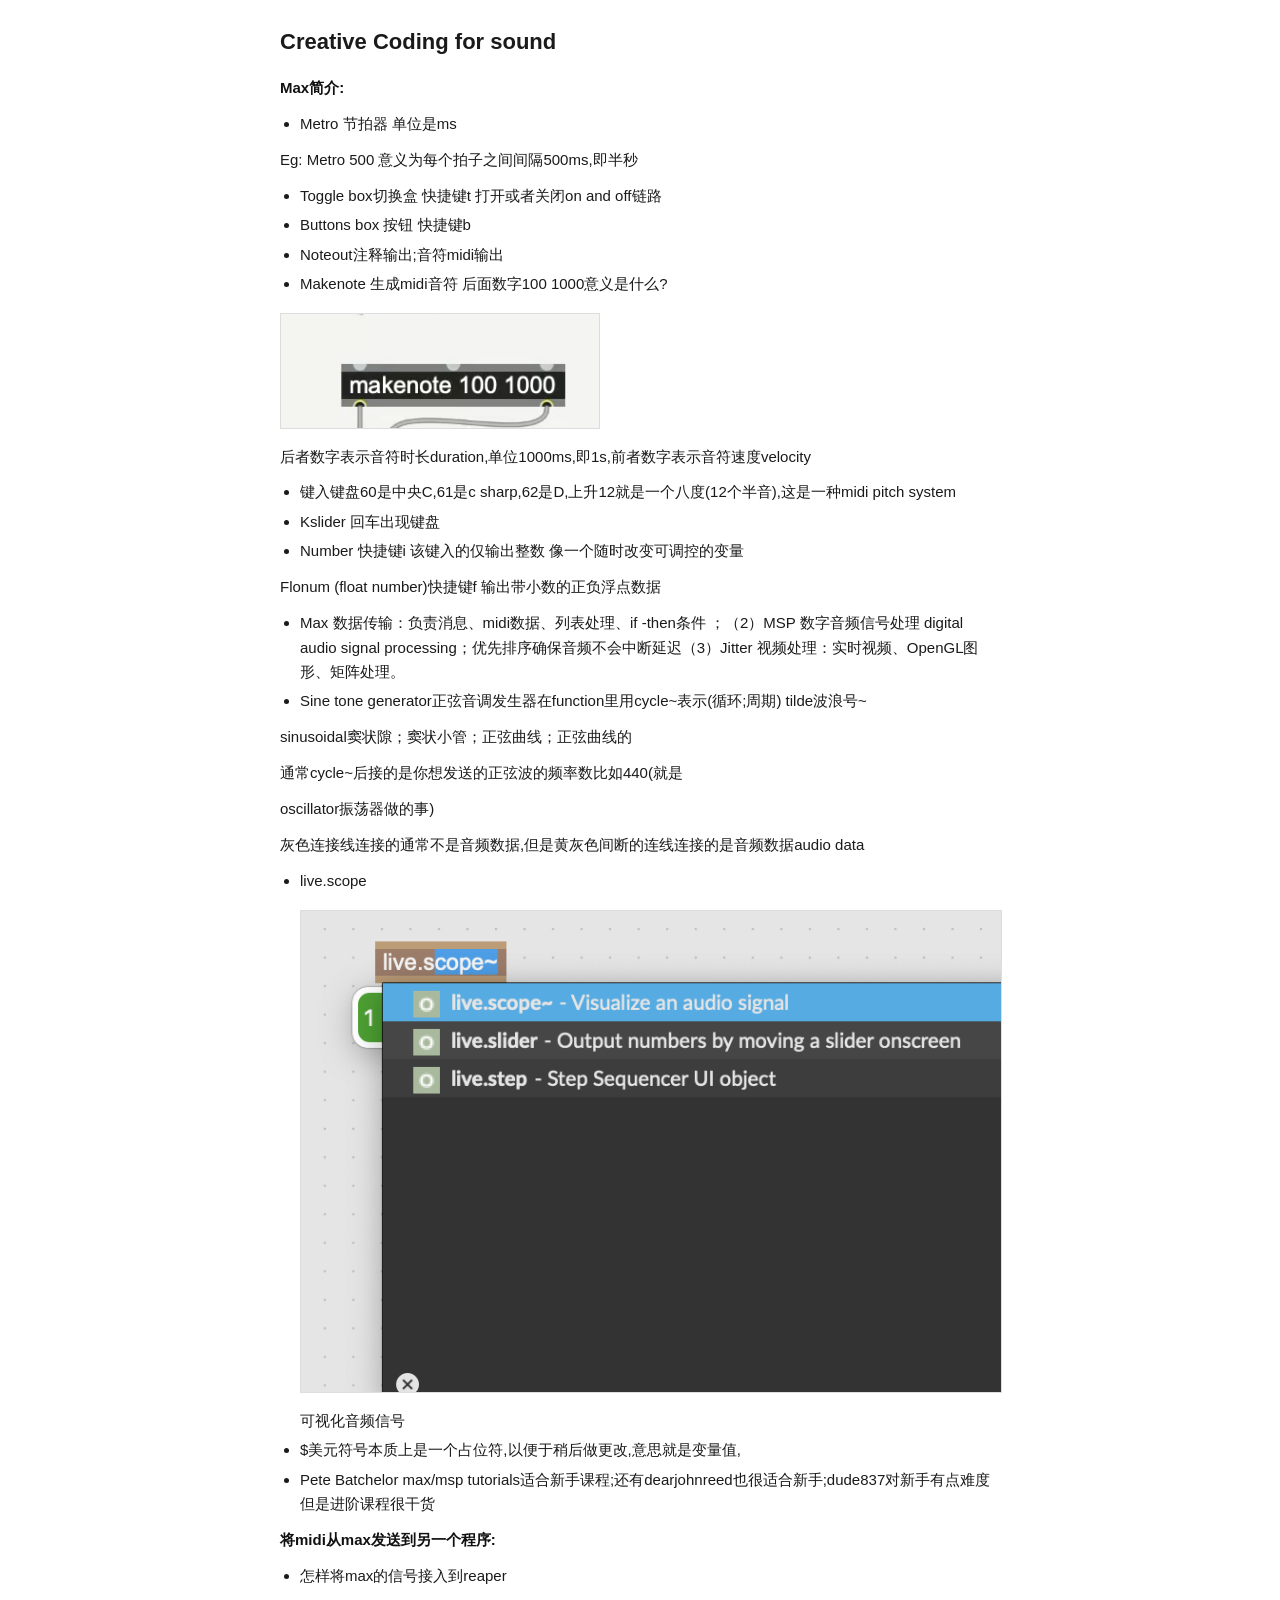
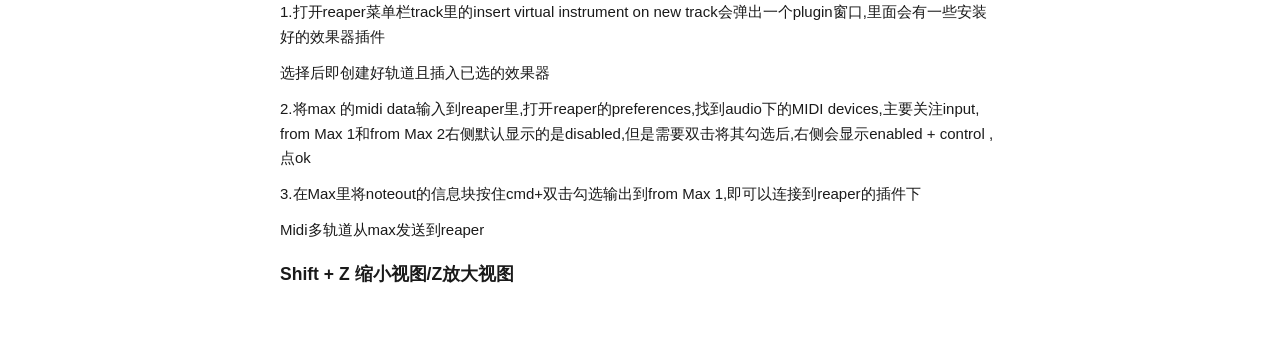
<file: assets/install/misc/pages/notes.html>
<!DOCTYPE html>
<html><head><meta charset="utf-8">
<style>
  @page { margin: 18mm; }
  body {
    font-family: "PingFang SC", "Noto Sans SC", "Helvetica Neue", sans-serif;
    line-height: 1.65;
    max-width: 720px;
    margin: 0 auto;
    padding: 24px 16px 40px;
    color: #1a1a1a;
    background: #fff;
    font-size: 15px;
  }
  h1 { font-size: 22px; margin: 0 0 1rem; }
  p { margin: 0.7rem 0; }
  ul { padding-left: 1.25rem; margin: 0.5rem 0; }
  li { margin: 0.28rem 0; }
  img { max-width: 100%; height: auto; display: block; margin: 1rem 0; border: 1px solid #ddd; }
  strong { color: #111; }
</style></head><body>
<h1>Creative Coding for sound</h1><p><strong>Max简介:</strong></p><ul><li>Metro 节拍器  单位是ms   </li></ul><p> Eg: Metro 500 意义为每个拍子之间间隔500ms,即半秒</p><ul><li>Toggle box切换盒  快捷键t    打开或者关闭on and off链路</li><li>Buttons box 按钮 快捷键b  </li><li>Noteout注释输出;音符midi输出</li><li>Makenote 生成midi音符 后面数字100 1000意义是什么?</li></ul><p><img src="media/4e712a69da.png" /></p><p>后者数字表示音符时长duration,单位1000ms,即1s,前者数字表示音符速度velocity</p><ul><li>键入键盘60是中央C,61是c sharp,62是D,上升12就是一个八度(12个半音),这是一种midi pitch system</li><li>Kslider 回车出现键盘</li><li>Number 快捷键i   该键入的仅输出整数 像一个随时改变可调控的变量</li></ul><p>Flonum  (float number)快捷键f   输出带小数的正负浮点数据</p><ul><li>Max 数据传输：负责消息、midi数据、列表处理、if -then条件 ；（2）MSP 数字音频信号处理 digital audio signal processing；优先排序确保音频不会中断延迟（3）Jitter 视频处理：实时视频、OpenGL图形、矩阵处理。</li><li>Sine tone generator正弦音调发生器在function里用cycle~表示(循环;周期)              tilde波浪号~</li></ul><p>sinusoidal窦状隙；窦状小管；正弦曲线；正弦曲线的</p><p>通常cycle~后接的是你想发送的正弦波的频率数比如440(就是</p><p>oscillator振荡器做的事)</p><p>灰色连接线连接的通常不是音频数据,但是黄灰色间断的连线连接的是音频数据audio data</p><ul><li>live.scope<img src="media/010de7b961.png" />可视化音频信号</li><li>$美元符号本质上是一个占位符,以便于稍后做更改,意思就是变量值,</li><li>Pete Batchelor max/msp tutorials适合新手课程;还有dearjohnreed也很适合新手;dude837对新手有点难度但是进阶课程很干货</li></ul><p><strong>将midi从max发送到另一个程序:</strong></p><ul><li>怎样将max的信号接入到reaper</li></ul><p>1.打开reaper菜单栏track里的insert virtual instrument on new track会弹出一个plugin窗口,里面会有一些安装好的效果器插件</p><p>选择后即创建好轨道且插入已选的效果器</p><p>2.将max 的midi data输入到reaper里,打开reaper的preferences,找到audio下的MIDI devices,主要关注input, from Max 1和from Max 2右侧默认显示的是disabled,但是需要双击将其勾选后,右侧会显示enabled + control ,点ok</p><p>3.在Max里将noteout的信息块按住cmd+双击勾选输出到from Max 1,即可以连接到reaper的插件下</p><p>Midi多轨道从max发送到reaper</p><h3>Shift + Z 缩小视图/Z放大视图</h3>
</body></html>
</file>
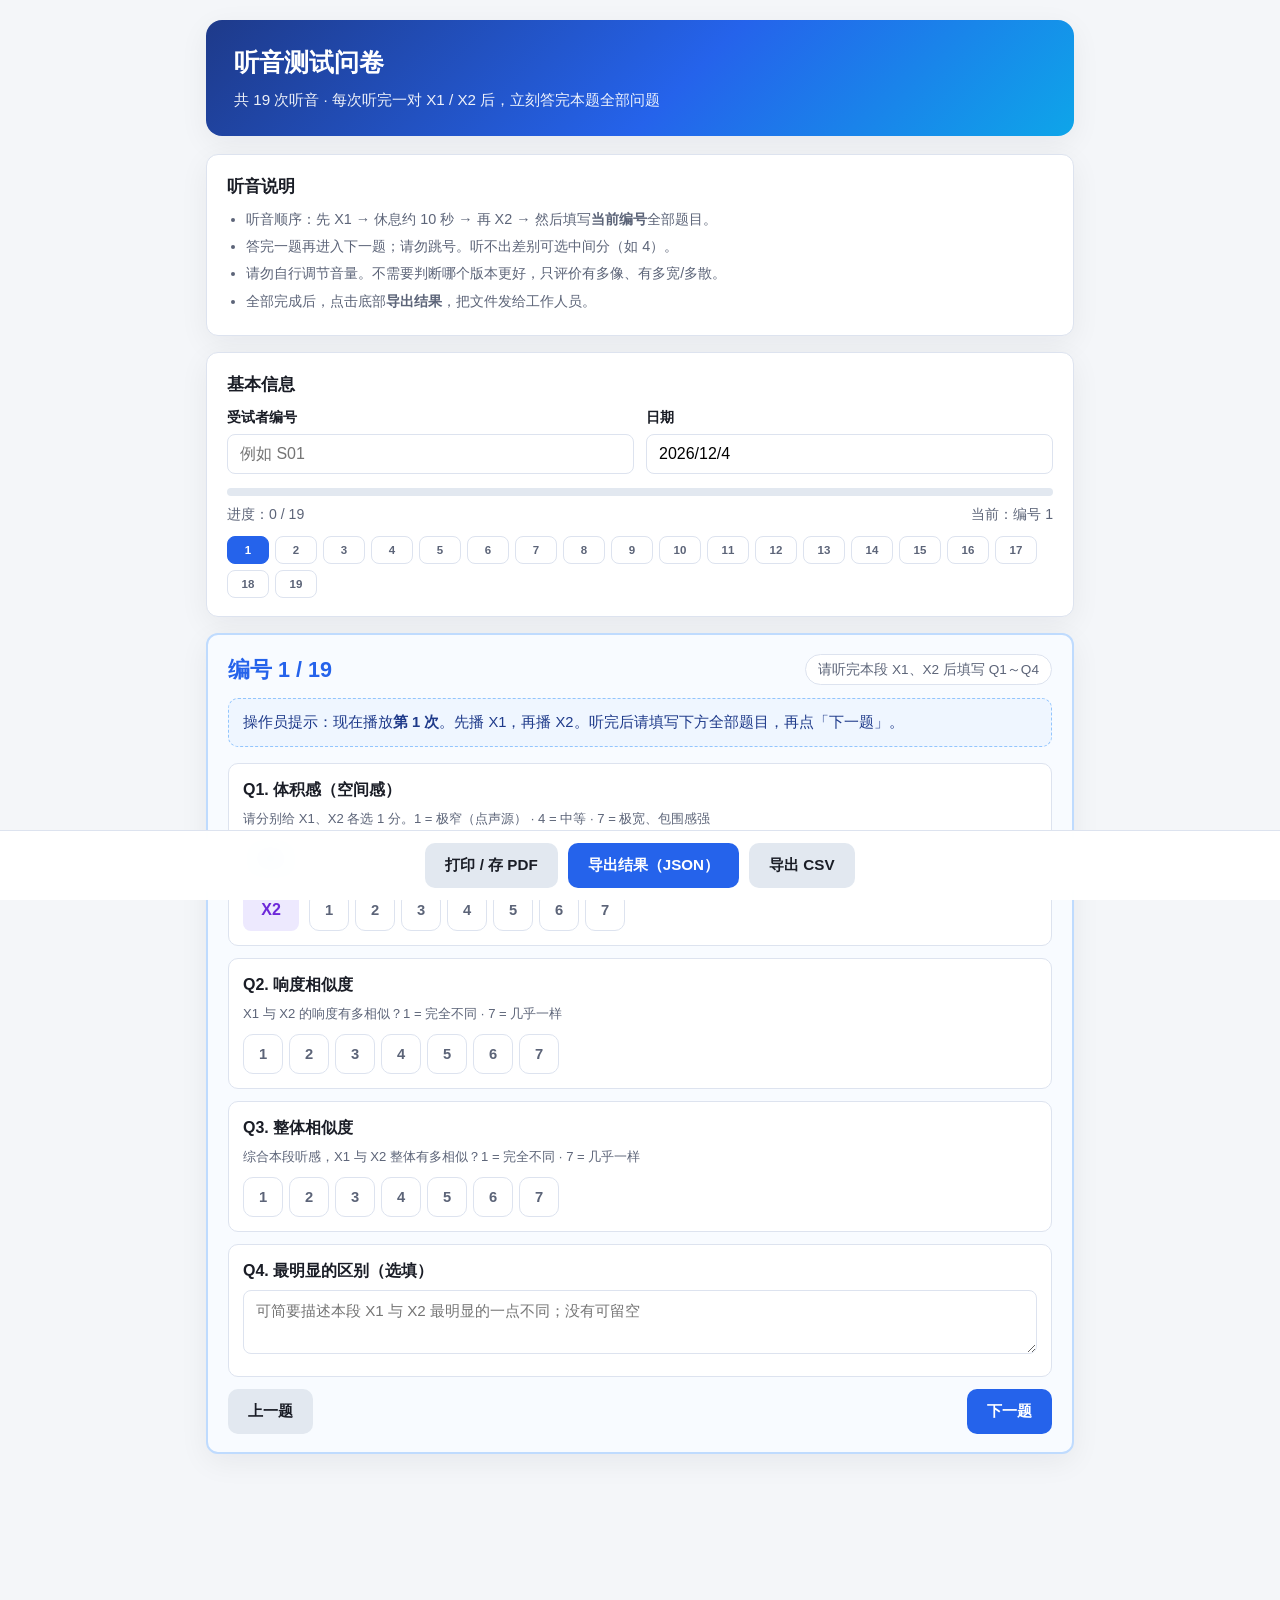
<file: assets/spatial/measure/renderer/subjective-survey.html>
<!DOCTYPE html>
<html lang="zh-CN">
<head>
  <meta charset="UTF-8" />
  <meta name="viewport" content="width=device-width, initial-scale=1.0" />
  <title>听音测试问卷</title>
  <style>
    :root {
      --bg: #f4f6f9;
      --card: #ffffff;
      --text: #1a1d26;
      --muted: #5c6478;
      --line: #dde3ef;
      --accent: #2563eb;
      --accent-soft: #eff6ff;
      --x1: #0ea5e9;
      --x2: #8b5cf6;
      --ok: #16a34a;
      --radius: 12px;
      --shadow: 0 8px 30px rgba(15, 23, 42, 0.06);
    }
    * { box-sizing: border-box; }
    body {
      margin: 0;
      font-family: "PingFang SC", "Microsoft YaHei", "Noto Sans SC", sans-serif;
      background: var(--bg);
      color: var(--text);
      line-height: 1.55;
    }
    .wrap {
      max-width: 900px;
      margin: 0 auto;
      padding: 20px 16px 100px;
    }
    .hero {
      background: linear-gradient(135deg, #1e3a8a 0%, #2563eb 55%, #0ea5e9 100%);
      color: #fff;
      border-radius: 16px;
      padding: 24px 28px;
      box-shadow: var(--shadow);
      margin-bottom: 18px;
    }
    .hero h1 { margin: 0 0 6px; font-size: 1.55rem; }
    .hero p { margin: 0; opacity: 0.92; font-size: 0.95rem; }
    .card {
      background: var(--card);
      border: 1px solid var(--line);
      border-radius: var(--radius);
      padding: 18px 20px;
      margin-bottom: 16px;
      box-shadow: var(--shadow);
    }
    .card h2 {
      margin: 0 0 8px;
      font-size: 1.08rem;
    }
    .muted { color: var(--muted); font-size: 0.9rem; }
    .field-row {
      display: grid;
      grid-template-columns: repeat(auto-fit, minmax(200px, 1fr));
      gap: 12px;
    }
    label.field {
      display: flex;
      flex-direction: column;
      gap: 6px;
      font-size: 0.9rem;
      font-weight: 600;
    }
    input[type="text"] {
      padding: 10px 12px;
      border: 1px solid var(--line);
      border-radius: 8px;
      font-size: 1rem;
    }
    ul.tips {
      margin: 8px 0 0;
      padding-left: 1.2rem;
      color: var(--muted);
      font-size: 0.9rem;
    }
    ul.tips li { margin: 5px 0; }

    /* progress */
    .progress-wrap { margin-top: 14px; }
    .progress-bar {
      height: 8px;
      background: #e2e8f0;
      border-radius: 999px;
      overflow: hidden;
    }
    .progress-fill {
      height: 100%;
      width: 0%;
      background: linear-gradient(90deg, #0ea5e9, #2563eb);
      transition: width 0.25s ease;
    }
    .progress-text {
      margin-top: 8px;
      font-size: 0.88rem;
      color: var(--muted);
      display: flex;
      justify-content: space-between;
      gap: 8px;
      flex-wrap: wrap;
    }
    .dots {
      display: flex;
      flex-wrap: wrap;
      gap: 6px;
      margin-top: 10px;
    }
    .dot {
      width: 28px;
      height: 28px;
      border-radius: 8px;
      border: 1px solid var(--line);
      background: #fff;
      color: var(--muted);
      font-size: 0.72rem;
      font-weight: 700;
      display: flex;
      align-items: center;
      justify-content: center;
      cursor: pointer;
    }
    .dot.current {
      border-color: var(--accent);
      background: var(--accent);
      color: #fff;
    }
    .dot.done {
      border-color: #86efac;
      background: #dcfce7;
      color: #166534;
    }

    /* item card */
    .item-card {
      border: 2px solid #bfdbfe;
      background: #f8fbff;
    }
    .item-header {
      display: flex;
      align-items: center;
      justify-content: space-between;
      gap: 12px;
      margin-bottom: 12px;
      flex-wrap: wrap;
    }
    .item-title {
      font-size: 1.35rem;
      font-weight: 800;
      color: var(--accent);
    }
    .item-step {
      font-size: 0.85rem;
      color: var(--muted);
      background: #fff;
      border: 1px solid var(--line);
      border-radius: 999px;
      padding: 4px 12px;
    }
    .play-hint {
      background: #eff6ff;
      border: 1px dashed #93c5fd;
      border-radius: 10px;
      padding: 12px 14px;
      margin-bottom: 16px;
      font-size: 0.92rem;
      color: #1e3a8a;
    }
    .q-block {
      background: #fff;
      border: 1px solid var(--line);
      border-radius: 10px;
      padding: 14px;
      margin-bottom: 12px;
    }
    .q-block h3 {
      margin: 0 0 6px;
      font-size: 1rem;
    }
    .scale-legend {
      font-size: 0.82rem;
      color: var(--muted);
      margin-bottom: 10px;
    }
    .pair-rows {
      display: grid;
      grid-template-columns: 56px 1fr;
      gap: 10px;
      align-items: center;
    }
    .ver {
      font-weight: 800;
      text-align: center;
      border-radius: 8px;
      padding: 8px 0;
    }
    .ver.x1 { background: #e0f2fe; color: #0369a1; }
    .ver.x2 { background: #ede9fe; color: #6d28d9; }

    .scale {
      display: flex;
      justify-content: flex-start;
      gap: 6px;
      flex-wrap: wrap;
    }
    .scale label { cursor: pointer; user-select: none; }
    .scale input {
      position: absolute;
      opacity: 0;
      width: 0;
      height: 0;
    }
    .scale span {
      display: flex;
      align-items: center;
      justify-content: center;
      width: 40px;
      height: 40px;
      border: 1.5px solid var(--line);
      border-radius: 10px;
      font-size: 0.92rem;
      font-weight: 700;
      color: var(--muted);
      background: #fff;
      transition: all 0.12s ease;
    }
    .scale label:hover span { border-color: var(--accent); }
    .scale input:checked + span {
      background: var(--accent);
      border-color: var(--accent);
      color: #fff;
    }
    .scale.x1 input:checked + span {
      background: var(--x1);
      border-color: var(--x1);
    }
    .scale.x2 input:checked + span {
      background: var(--x2);
      border-color: var(--x2);
    }
    textarea.note {
      width: 100%;
      min-height: 64px;
      padding: 10px 12px;
      border: 1px solid var(--line);
      border-radius: 8px;
      font-family: inherit;
      font-size: 0.95rem;
      resize: vertical;
    }
    .nav-row {
      display: flex;
      justify-content: space-between;
      gap: 10px;
      margin-top: 8px;
      flex-wrap: wrap;
    }
    button {
      cursor: pointer;
      border: none;
      border-radius: 10px;
      padding: 12px 20px;
      font-size: 0.95rem;
      font-weight: 700;
      font-family: inherit;
    }
    .btn-primary { background: var(--accent); color: #fff; }
    .btn-primary:hover { background: #1d4ed8; }
    .btn-secondary { background: #e2e8f0; color: var(--text); }
    .btn-secondary:hover { background: #cbd5e1; }
    .btn-ok { background: var(--ok); color: #fff; }
    .warn {
      display: none;
      margin-top: 8px;
      color: #b45309;
      font-size: 0.88rem;
    }
    .finish-box {
      display: none;
      text-align: center;
      padding: 18px 10px;
    }
    .finish-box h2 { margin: 0 0 8px; color: var(--ok); }
    .toolbar {
      position: sticky;
      bottom: 0;
      background: rgba(255,255,255,0.96);
      backdrop-filter: blur(8px);
      border-top: 1px solid var(--line);
      padding: 12px 16px;
      display: flex;
      flex-wrap: wrap;
      gap: 10px;
      justify-content: center;
      z-index: 20;
    }
    #toast {
      display: none;
      position: fixed;
      top: 18px;
      right: 18px;
      background: #166534;
      color: #fff;
      padding: 12px 16px;
      border-radius: 10px;
      z-index: 99;
      font-size: 0.9rem;
      box-shadow: var(--shadow);
    }
    @media (max-width: 640px) {
      .scale span { width: 34px; height: 34px; }
      .pair-rows { grid-template-columns: 44px 1fr; }
    }
  </style>
</head>
<body>
  <div id="toast"></div>

  <div class="wrap">
    <header class="hero">
      <h1>听音测试问卷</h1>
      <p>共 19 次听音 · 每次听完一对 X1 / X2 后，立刻答完本题全部问题</p>
    </header>

    <section class="card">
      <h2>听音说明</h2>
      <ul class="tips">
        <li>听音顺序：先 X1 → 休息约 10 秒 → 再 X2 → 然后填写<strong>当前编号</strong>全部题目。</li>
        <li>答完一题再进入下一题；请勿跳号。听不出差别可选中间分（如 4）。</li>
        <li>请勿自行调节音量。不需要判断哪个版本更好，只评价有多像、有多宽/多散。</li>
        <li>全部完成后，点击底部<strong>导出结果</strong>，把文件发给工作人员。</li>
      </ul>
    </section>

    <section class="card">
      <h2>基本信息</h2>
      <div class="field-row">
        <label class="field">受试者编号
          <input type="text" id="subjectId" placeholder="例如 S01" />
        </label>
        <label class="field">日期
          <input type="text" id="testDate" />
        </label>
      </div>
      <div class="progress-wrap">
        <div class="progress-bar"><div class="progress-fill" id="progressFill"></div></div>
        <div class="progress-text">
          <span id="progressLabel">进度：0 / 19</span>
          <span id="progressHint">请先填写受试者编号，再开始听音答题</span>
        </div>
        <div class="dots" id="dots"></div>
      </div>
    </section>

    <section class="card item-card" id="itemPanel">
      <div class="item-header">
        <div class="item-title" id="itemTitle">编号 1 / 19</div>
        <div class="item-step" id="itemStep">请听完 X1、X2 后再答题</div>
      </div>
      <div class="play-hint" id="playHint">
        操作员提示：现在播放<strong>第 1 次</strong>。先播 X1，再播 X2。听完后请填写下方全部题目，再点「下一题」。
      </div>

      <div class="q-block">
        <h3>Q1. 体积感（空间感）</h3>
        <div class="scale-legend">请分别给 X1、X2 各选 1 分。1 = 极窄（点声源） · 4 = 中等 · 7 = 极宽、包围感强</div>
        <div class="pair-rows">
          <div class="ver x1">X1</div>
          <div class="scale x1" id="q1x1"></div>
          <div class="ver x2">X2</div>
          <div class="scale x2" id="q1x2"></div>
        </div>
      </div>

      <div class="q-block">
        <h3>Q2. 响度相似度</h3>
        <div class="scale-legend">X1 与 X2 的响度有多相似？1 = 完全不同 · 7 = 几乎一样</div>
        <div class="scale" id="q2"></div>
      </div>

      <div class="q-block">
        <h3>Q3. 整体相似度</h3>
        <div class="scale-legend">综合本段听感，X1 与 X2 整体有多相似？1 = 完全不同 · 7 = 几乎一样</div>
        <div class="scale" id="q3"></div>
      </div>

      <div class="q-block">
        <h3>Q4. 最明显的区别（选填）</h3>
        <textarea class="note" id="q4" placeholder="可简要描述本段 X1 与 X2 最明显的一点不同；没有可留空"></textarea>
      </div>

      <div class="q-block" id="q5Block" style="display:none;">
        <h3>Q5. 定位听感相似度（本段请填写）</h3>
        <div class="scale-legend">X1 与 X2 在方向、移动、定位上的相似程度。1 = 完全不同 · 7 = 几乎一样</div>
        <div class="scale" id="q5"></div>
      </div>

      <div class="warn" id="itemWarn"></div>

      <div class="nav-row">
        <button type="button" class="btn-secondary" id="btnPrev">上一题</button>
        <button type="button" class="btn-primary" id="btnNext">下一题</button>
      </div>
    </section>

    <section class="card finish-box" id="finishBox">
      <h2>全部 19 次已答完</h2>
      <p class="muted">请核对受试者编号，然后导出结果发给工作人员。</p>
      <div class="nav-row" style="justify-content:center;">
        <button type="button" class="btn-secondary" id="btnBackEdit">返回修改</button>
        <button type="button" class="btn-ok" onclick="exportResults()">导出结果（JSON）</button>
        <button type="button" class="btn-secondary" onclick="exportCSV()">导出 CSV</button>
      </div>
    </section>
  </div>

  <div class="toolbar">
    <button type="button" class="btn-secondary" onclick="window.print()">打印 / 存 PDF</button>
    <button type="button" class="btn-primary" onclick="exportResults()">导出结果（JSON）</button>
    <button type="button" class="btn-secondary" onclick="exportCSV()">导出 CSV</button>
  </div>

  <script>
    const N = 19;
    const SCORES = [1, 2, 3, 4, 5, 6, 7];
    // 定位题所在编号（动态段 G3，受试者只看到编号）
    const Q5_ITEM = 19;
    // 隐藏重复混在同 Size 组内（界面不标注）：
    //  9 = 重复第 7 次（M 组 · TC-G1-SOLO-M）
    // 17 = 重复第 15 次（R 组 · TC-G2-MIX-R）
    const RELIABILITY_MAP = {
      9:  { repeatOf: 7,  tc: "TC-G1-SOLO-M", role: "REP-M" },
      17: { repeatOf: 15, tc: "TC-G2-MIX-R",  role: "REP-R" },
    };

    let current = 1;
    const answers = {};
    for (let i = 1; i <= N; i++) {
      answers[i] = {
        q1_x1: null, q1_x2: null,
        q2_loudness: null, q3_overall: null,
        q4_note: "", q5_loc: null,
      };
    }

    function scaleHTML(name, cls = "") {
      return SCORES.map((s) => `
        <label>
          <input type="radio" name="${name}" value="${s}" />
          <span>${s}</span>
        </label>
      `).join("");
    }

    function getRadio(name) {
      const el = document.querySelector(`input[name="${name}"]:checked`);
      return el ? parseInt(el.value, 10) : null;
    }

    function setRadio(name, value) {
      if (value == null) return;
      const el = document.querySelector(`input[name="${name}"][value="${value}"]`);
      if (el) el.checked = true;
    }

    function isItemComplete(i) {
      const a = answers[i];
      const base = a.q1_x1 != null && a.q1_x2 != null && a.q2_loudness != null && a.q3_overall != null;
      if (i === Q5_ITEM) return base && a.q5_loc != null;
      return base;
    }

    function completedCount() {
      let n = 0;
      for (let i = 1; i <= N; i++) if (isItemComplete(i)) n++;
      return n;
    }

    function updateProgress() {
      const done = completedCount();
      document.getElementById("progressFill").style.width = `${(done / N) * 100}%`;
      document.getElementById("progressLabel").textContent = `进度：${done} / ${N}`;
      document.getElementById("progressHint").textContent =
        done === N ? "已全部完成，请导出结果" : `当前：编号 ${current}`;

      const dots = document.getElementById("dots");
      dots.innerHTML = "";
      for (let i = 1; i <= N; i++) {
        const d = document.createElement("button");
        d.type = "button";
        d.className = "dot" + (i === current ? " current" : "") + (isItemComplete(i) ? " done" : "");
        d.textContent = i;
        d.title = `跳转到编号 ${i}`;
        d.onclick = () => {
          saveCurrent();
          showItem(i);
        };
        dots.appendChild(d);
      }
    }

    function saveCurrent() {
      const a = answers[current];
      a.q1_x1 = getRadio("q1_x1");
      a.q1_x2 = getRadio("q1_x2");
      a.q2_loudness = getRadio("q2");
      a.q3_overall = getRadio("q3");
      a.q4_note = document.getElementById("q4").value.trim();
      a.q5_loc = current === Q5_ITEM ? getRadio("q5") : null;
    }

    function showItem(i) {
      current = i;
      document.getElementById("itemPanel").style.display = "block";
      document.getElementById("finishBox").style.display = "none";
      document.getElementById("itemTitle").textContent = `编号 ${i} / ${N}`;
      document.getElementById("itemStep").textContent = i === Q5_ITEM
        ? "本段除 Q1～Q4 外，还需填写定位题 Q5"
        : "请听完本段 X1、X2 后填写 Q1～Q4";
      document.getElementById("playHint").innerHTML =
        `操作员提示：现在播放<strong>第 ${i} 次</strong>。先播 X1，再播 X2。听完后请填写下方全部题目，再点「下一题」。`;

      // rebuild radios for clean state
      document.getElementById("q1x1").innerHTML = scaleHTML("q1_x1", "x1");
      document.getElementById("q1x2").innerHTML = scaleHTML("q1_x2", "x2");
      document.getElementById("q2").innerHTML = scaleHTML("q2");
      document.getElementById("q3").innerHTML = scaleHTML("q3");
      document.getElementById("q5").innerHTML = scaleHTML("q5");
      document.getElementById("q5Block").style.display = i === Q5_ITEM ? "block" : "none";

      const a = answers[i];
      setRadio("q1_x1", a.q1_x1);
      setRadio("q1_x2", a.q1_x2);
      setRadio("q2", a.q2_loudness);
      setRadio("q3", a.q3_overall);
      document.getElementById("q4").value = a.q4_note || "";
      if (i === Q5_ITEM) setRadio("q5", a.q5_loc);

      document.getElementById("btnPrev").disabled = i === 1;
      document.getElementById("btnNext").textContent = i === N ? "完成本段并结束" : "下一题";
      document.getElementById("itemWarn").style.display = "none";
      updateProgress();
      window.scrollTo({ top: document.getElementById("itemPanel").offsetTop - 12, behavior: "smooth" });
    }

    function missingForCurrent() {
      const miss = [];
      if (getRadio("q1_x1") == null) miss.push("Q1-X1");
      if (getRadio("q1_x2") == null) miss.push("Q1-X2");
      if (getRadio("q2") == null) miss.push("Q2");
      if (getRadio("q3") == null) miss.push("Q3");
      if (current === Q5_ITEM && getRadio("q5") == null) miss.push("Q5");
      return miss;
    }

    function toast(msg, ok = true) {
      const t = document.getElementById("toast");
      t.textContent = msg;
      t.style.background = ok ? "#166534" : "#b45309";
      t.style.display = "block";
      setTimeout(() => { t.style.display = "none"; }, 3500);
    }

    function absDiff(a, b) {
      if (a == null || b == null) return null;
      return Math.abs(a - b);
    }

    function computeReliability(responses) {
      const byItem = {};
      responses.forEach((r) => { byItem[r.item] = r; });
      const checks = [];
      Object.keys(RELIABILITY_MAP).forEach((k) => {
        const item = parseInt(k, 10);
        const meta = RELIABILITY_MAP[item];
        const orig = byItem[meta.repeatOf];
        const rep = byItem[item];
        if (!orig || !rep) return;
        const deltas = {
          q1_x1: absDiff(orig.q1_x1, rep.q1_x1),
          q1_x2: absDiff(orig.q1_x2, rep.q1_x2),
          q2_loudness: absDiff(orig.q2_loudness, rep.q2_loudness),
          q3_overall: absDiff(orig.q3_overall, rep.q3_overall),
        };
        const filled = Object.values(deltas).filter((v) => v != null);
        const maxItemDelta = filled.length ? Math.max(...filled) : null;
        checks.push({
          repItem: item,
          originalItem: meta.repeatOf,
          tc: meta.tc,
          role: meta.role,
          deltas,
          maxItemDelta,
          pass: maxItemDelta != null && maxItemDelta <= 1,
        });
      });
      return { checks, reliable: checks.length > 0 && checks.every((c) => c.pass) };
    }

    function collectData() {
      saveCurrent();
      const data = {
        meta: {
          subjectId: document.getElementById("subjectId").value.trim(),
          date: document.getElementById("testDate").value.trim(),
          exportedAt: new Date().toISOString(),
          version: "html-v3-by-item",
          totalItems: N,
          reliabilityMap: RELIABILITY_MAP,
        },
        responses: [],
      };
      for (let i = 1; i <= N; i++) {
        const a = answers[i];
        const isRep = !!RELIABILITY_MAP[i];
        data.responses.push({
          item: i,
          is_repeat: isRep,
          repeat_of: isRep ? RELIABILITY_MAP[i].repeatOf : null,
          q1_x1: a.q1_x1,
          q1_x2: a.q1_x2,
          q2_loudness: a.q2_loudness,
          q3_overall: a.q3_overall,
          q4_note: a.q4_note,
          q5_loc: i === Q5_ITEM ? a.q5_loc : null,
        });
      }
      data.reliability = computeReliability(data.responses);
      return data;
    }

    function validate(data) {
      const missing = [];
      if (!data.meta.subjectId) missing.push("受试者编号");
      data.responses.forEach((r) => {
        if (r.q1_x1 == null || r.q1_x2 == null) missing.push(`编号${r.item} Q1`);
        if (r.q2_loudness == null) missing.push(`编号${r.item} Q2`);
        if (r.q3_overall == null) missing.push(`编号${r.item} Q3`);
        if (r.item === Q5_ITEM && r.q5_loc == null) missing.push(`编号${Q5_ITEM} Q5`);
      });
      return missing;
    }

    function download(filename, text) {
      const blob = new Blob([text], { type: "text/plain;charset=utf-8" });
      const a = document.createElement("a");
      a.href = URL.createObjectURL(blob);
      a.download = filename;
      a.click();
      URL.revokeObjectURL(a.href);
    }

    function exportResults() {
      const data = collectData();
      const missing = validate(data);
      if (missing.length) {
        const go = confirm(
          "以下尚未填写完整：\n" + missing.slice(0, 12).join("、") +
          (missing.length > 12 ? "…" : "") + "\n\n仍要导出吗？"
        );
        if (!go) return;
      }
      const sid = data.meta.subjectId || "未命名";
      download(
        `听音问卷_${sid}_${new Date().toISOString().slice(0, 10)}.json`,
        JSON.stringify(data, null, 2)
      );
      toast("已导出 JSON，请发给工作人员");
    }

    function exportCSV() {
      const data = collectData();
      const missing = validate(data);
      if (missing.length && !confirm("问卷未填完整，仍导出 CSV？")) return;
      const header = [
        "subject_id", "date", "item", "is_repeat", "repeat_of",
        "q1_x1", "q1_x2", "q2_loudness", "q3_overall", "q4_note", "q5_loc", "reliable",
      ];
      const rows = [header.join(",")];
      data.responses.forEach((r) => {
        rows.push([
          csvCell(data.meta.subjectId),
          csvCell(data.meta.date),
          r.item,
          r.is_repeat ? "Y" : "N",
          r.repeat_of ?? "",
          r.q1_x1 ?? "",
          r.q1_x2 ?? "",
          r.q2_loudness ?? "",
          r.q3_overall ?? "",
          csvCell(r.q4_note),
          r.q5_loc ?? "",
          data.reliability.reliable ? "Y" : "N",
        ].join(","));
      });
      const sid = data.meta.subjectId || "未命名";
      download(`听音问卷_${sid}.csv`, "\ufeff" + rows.join("\n"));
      toast("已导出 CSV");
    }

    function csvCell(s) {
      if (!s) return "";
      return `"${String(s).replace(/"/g, '""')}"`;
    }

    document.getElementById("btnPrev").onclick = () => {
      saveCurrent();
      if (current > 1) showItem(current - 1);
    };

    document.getElementById("btnNext").onclick = () => {
      const miss = missingForCurrent();
      if (miss.length) {
        const warn = document.getElementById("itemWarn");
        warn.style.display = "block";
        warn.textContent = "本段未填完：" + miss.join("、") + "。仍可强制进入下一题，但建议先补全。";
        if (!confirm("本段必填题未完成：" + miss.join("、") + "\n仍进入下一题/结束吗？")) return;
      }
      saveCurrent();
      if (current < N) {
        showItem(current + 1);
      } else {
        updateProgress();
        document.getElementById("itemPanel").style.display = "none";
        document.getElementById("finishBox").style.display = "block";
        window.scrollTo({ top: document.getElementById("finishBox").offsetTop - 12, behavior: "smooth" });
      }
    };

    document.getElementById("btnBackEdit").onclick = () => {
      showItem(N);
    };

    // init
    document.getElementById("testDate").value = new Date().toLocaleDateString("zh-CN");
    showItem(1);
  </script>
</body>
</html>
</file>
<file: css/styles.css>
/* =========================================================
   陈若菁 · Sound Portfolio
   Creative direction: Acoustic Graphite — listening room depth,
   signal amber as VU warmth, cool cyan only when "active listening"
   ========================================================= */

:root {
  --bg: #0a0c0e;
  --bg-elevated: #12161a;
  --bg-soft: #171c22;
  --line: rgba(232, 226, 214, 0.1);
  --line-strong: rgba(232, 226, 214, 0.22);
  --text: #e8e2d6;
  --text-dim: rgba(232, 226, 214, 0.58);
  --text-faint: rgba(232, 226, 214, 0.34);
  --signal: #c4a574;
  --signal-soft: rgba(196, 165, 116, 0.18);
  --listen: #7eb8b2;
  --listen-soft: rgba(126, 184, 178, 0.15);
  --danger-close: #e8e2d6;

  --font: "PingFang SC", "Hiragino Sans GB", "Noto Sans SC", "Microsoft YaHei", sans-serif;
  --font-name: "Noto Serif SC", "Songti SC", "STSong", "Source Han Serif SC", Georgia, serif;

  --ease-out: cubic-bezier(0.22, 1, 0.36, 1);
  --ease-adsr: cubic-bezier(0.33, 1, 0.68, 1);
  --nav-h: 72px;
  --pad: clamp(1.25rem, 4vw, 3.5rem);
  --max: 1180px;
}

*,
*::before,
*::after {
  box-sizing: border-box;
  margin: 0;
  padding: 0;
}

html {
  scroll-behavior: smooth;
  scrollbar-width: thin;
  scrollbar-color: var(--signal-soft) transparent;
}

body {
  font-family: var(--font);
  font-weight: 500;
  color: var(--text);
  background: var(--bg);
  line-height: 1.7;
  overflow-x: hidden;
  cursor: auto;
  -webkit-font-smoothing: antialiased;
  letter-spacing: 0.01em;
}

body.is-gated {
  overflow: hidden;
}

body.touch-device {
  cursor: auto;
}

body.touch-device .cursor {
  display: none;
}

a {
  color: inherit;
  text-decoration: none;
}

button {
  font: inherit;
  color: inherit;
  background: none;
  border: none;
  cursor: pointer;
}

a,
button,
.filter,
.project__hit {
  cursor: pointer;
}

img {
  max-width: 100%;
  display: block;
}

::selection {
  background: var(--signal);
  color: var(--bg);
}

/* ---------- Acoustic field canvas ---------- */
#field {
  position: fixed;
  inset: 0;
  width: 100%;
  height: 100%;
  z-index: 0;
  pointer-events: none;
  opacity: 0.55;
}

/* ---------- Custom cursor (ring only; system cursor stays visible) ---------- */
.cursor {
  position: fixed;
  top: 0;
  left: 0;
  z-index: 10000;
  pointer-events: none;
  opacity: 0;
  transition: opacity 0.35s ease;
}

body.is-ready:not(.touch-device) .cursor {
  opacity: 1;
}

.cursor__ring {
  position: absolute;
  width: 40px;
  height: 40px;
  border: 1px solid rgba(196, 165, 116, 0.55);
  border-radius: 50%;
  transform: translate(-50%, -50%);
  transition: width 0.35s var(--ease-out), height 0.35s var(--ease-out),
    border-color 0.35s ease, background 0.35s ease;
}

.cursor__dot {
  display: none;
}

.cursor__label {
  position: absolute;
  top: 28px;
  left: 50%;
  transform: translateX(-50%);
  font-size: 9px;
  letter-spacing: 0.18em;
  text-transform: uppercase;
  color: var(--signal);
  opacity: 0;
  white-space: nowrap;
  transition: opacity 0.3s ease, top 0.3s var(--ease-out);
}

.cursor.is-hover .cursor__ring {
  width: 64px;
  height: 64px;
  border-color: var(--listen);
  background: rgba(126, 184, 178, 0.08);
}

.cursor.is-hover .cursor__label {
  opacity: 0.85;
  top: 36px;
}

.cursor.is-down .cursor__ring {
  width: 28px;
  height: 28px;
}

/* ---------- Gate ---------- */
.gate {
  position: fixed;
  inset: 0;
  z-index: 9000;
  display: grid;
  place-items: center;
  overflow-y: auto;
  background:
    radial-gradient(ellipse 70% 55% at 50% 42%, #171c22 0%, var(--bg) 72%);
  transition: opacity 0.9s var(--ease-adsr), visibility 0.9s;
}

.gate.is-exit {
  opacity: 0;
  visibility: hidden;
  pointer-events: none;
}

.gate__ambient {
  position: absolute;
  inset: 18% 8% auto;
  height: min(28vh, 220px);
  color: var(--signal);
  pointer-events: none;
  opacity: 0.9;
  mask-image: linear-gradient(90deg, transparent, #000 18%, #000 82%, transparent);
  -webkit-mask-image: linear-gradient(90deg, transparent, #000 18%, #000 82%, transparent);
}

.gate__ambient-wave {
  width: 100%;
  height: 100%;
  display: block;
  animation: gateAmbient 7s ease-in-out infinite alternate;
}

@keyframes gateAmbient {
  from { transform: translateX(-1.5%) scaleY(0.92); opacity: 0.7; }
  to { transform: translateX(1.5%) scaleY(1.08); opacity: 1; }
}

.gate__inner {
  position: relative;
  z-index: 1;
  width: min(860px, calc(100% - 2rem));
  margin: auto;
  padding: 1.75rem 0 2rem;
}

.gate__card {
  display: flex;
  align-items: flex-start;
  gap: clamp(2.75rem, 6vw, 4.5rem);
  animation: fadeUp 0.9s var(--ease-out) both;
}

.gate__aside {
  flex: 0 0 auto;
  display: flex;
  flex-direction: column;
  align-items: center;
  gap: 1rem;
  width: clamp(128px, 18vw, 168px);
}

.gate__photo {
  width: 100%;
  aspect-ratio: 3 / 4;
  border-radius: 3px;
  overflow: hidden;
  border: 1px solid var(--line-strong);
  background: #12161a;
  box-shadow: 0 18px 40px rgba(0, 0, 0, 0.28);
}

.gate__photo img {
  width: 100%;
  height: 100%;
  object-fit: cover;
  object-position: center 18%;
  display: block;
  filter: grayscale(0.06) contrast(1.04);
}

.gate__content {
  flex: 1 1 auto;
  display: flex;
  flex-direction: column;
  justify-content: center;
  text-align: left;
  min-width: 0;
  gap: 1.05rem;
}

.gate__names {
  margin: 0;
}

.gate__name-row {
  display: flex;
  flex-wrap: wrap;
  align-items: baseline;
  gap: 0.55rem 0.75rem;
  margin-bottom: 0.35rem;
}

.gate__brand {
  font-family: var(--font);
  font-size: clamp(1.35rem, 2.8vw, 1.75rem);
  font-weight: 600;
  letter-spacing: 0.12em;
  margin: 0;
}

.gate__name-dot {
  width: 4px;
  height: 4px;
  border-radius: 50%;
  background: var(--signal);
  opacity: 0.7;
  flex: 0 0 auto;
  transform: translateY(-0.15em);
}

.gate__brand-en {
  font-family: var(--font);
  font-size: clamp(1.15rem, 2.5vw, 1.45rem);
  font-weight: 500;
  letter-spacing: 0.14em;
  color: var(--signal);
  margin: 0;
}

.gate__role {
  font-size: 0.78rem;
  font-weight: 500;
  letter-spacing: 0.08em;
  color: var(--text-dim);
  margin: 0;
}

.gate__part {
  padding: 0;
  border: 0;
}

.gate__part-title {
  display: flex;
  flex-wrap: wrap;
  align-items: baseline;
  gap: 0.45rem 0.65rem;
  font-size: 0.64rem;
  font-weight: 600;
  letter-spacing: 0.18em;
  text-transform: uppercase;
  color: var(--signal);
  margin: 0 0 0.45rem;
}

.gate__about-title {
  font-size: 1.05rem;
  letter-spacing: 0.14em;
  margin: 0 0 0.7rem;
  gap: 0.5rem 0.75rem;
}

.gate__part-en {
  color: var(--text-faint);
  letter-spacing: 0.16em;
  font-weight: 500;
}

.gate__about-title .gate__part-en {
  font-size: 0.78rem;
  letter-spacing: 0.2em;
  color: var(--signal);
  opacity: 0.72;
}

.gate__about-lead {
  font-size: 0.98rem;
  font-weight: 500;
  line-height: 1.6;
  color: var(--text);
  margin: 0 0 0.65rem;
}

.gate__name {
  font-family: var(--font-name);
  font-size: 1.12em;
  font-weight: 700;
  letter-spacing: 0.06em;
  color: inherit;
}

.gate__about-body {
  font-size: 0.9rem;
  font-weight: 400;
  line-height: 1.65;
  color: var(--text-dim);
  margin: 0;
}

.gate__skills-text {
  font-size: 0.82rem;
  font-weight: 500;
  line-height: 1.55;
  color: var(--text-dim);
  margin: 0 0 0.7rem;
}

.gate__toolkit {
  display: flex;
  flex-direction: column;
  gap: 0.65rem;
}

.gate__toolkit-group {
  display: flex;
  flex-direction: column;
  align-items: flex-start;
  gap: 0.35rem;
}

.gate__toolkit-label {
  font-size: 0.6rem;
  font-weight: 600;
  letter-spacing: 0.14em;
  text-transform: uppercase;
  color: var(--text-faint);
}

.gate__tools {
  list-style: none;
  display: flex;
  flex-wrap: wrap;
  justify-content: flex-start;
  gap: 0.4rem;
  margin: 0;
}

.gate__tools li {
  display: inline-flex;
  align-items: center;
  gap: 0.4rem;
  padding: 0.22rem 0.55rem 0.22rem 0.22rem;
  border: 1px solid transparent;
  border-radius: 8px;
  background: rgba(18, 22, 26, 0.55);
  font-size: 0.7rem;
  font-weight: 500;
  letter-spacing: 0.03em;
  color: var(--text-dim);
  transition: background 0.25s ease, border-color 0.25s ease;
}

.gate__tools li:hover {
  border-color: var(--line);
  background: rgba(23, 28, 34, 0.85);
}

.gate__tools img {
  width: 28px;
  height: 28px;
  border-radius: 6px;
  display: block;
  object-fit: contain;
  background: transparent;
}

.gate__actions {
  margin-top: 0;
  padding-top: 0;
  border: 0;
  width: 100%;
  display: flex;
  flex-direction: column;
  align-items: center;
  gap: 0.65rem;
}

.gate__eq {
  display: flex;
  align-items: flex-end;
  justify-content: center;
  gap: 3px;
  height: 22px;
}

.gate__eq span {
  width: 2px;
  height: 8px;
  background: var(--signal);
  border-radius: 2px;
  opacity: 0.7;
  animation: gatePulse 1.25s ease-in-out infinite;
}

.gate__eq span:nth-child(1) { animation-delay: 0s; }
.gate__eq span:nth-child(2) { animation-delay: 0.07s; }
.gate__eq span:nth-child(3) { animation-delay: 0.14s; }
.gate__eq span:nth-child(4) { animation-delay: 0.21s; }
.gate__eq span:nth-child(5) { animation-delay: 0.28s; }
.gate__eq span:nth-child(6) { animation-delay: 0.35s; }
.gate__eq span:nth-child(7) { animation-delay: 0.42s; }
.gate__eq span:nth-child(8) { animation-delay: 0.35s; }
.gate__eq span:nth-child(9) { animation-delay: 0.28s; }
.gate__eq span:nth-child(10) { animation-delay: 0.21s; }
.gate__eq span:nth-child(11) { animation-delay: 0.14s; }
.gate__eq span:nth-child(12) { animation-delay: 0.07s; }

@keyframes gatePulse {
  0%, 100% { height: 6px; opacity: 0.35; }
  50% { height: 20px; opacity: 0.95; }
}

.gate__actions-row {
  display: flex;
  flex-wrap: wrap;
  align-items: center;
  justify-content: center;
  gap: 0.55rem 0.85rem;
}

.gate__hint {
  font-size: 0.7rem;
  letter-spacing: 0.12em;
  color: var(--text-dim);
  margin: 0;
}

.gate__lang {
  margin: 0;
}

.gate__enter {
  display: inline-flex;
  flex-direction: column;
  align-items: center;
  gap: 0.2rem;
  width: 100%;
  padding: 0.72rem 0.9rem;
  border: 1px solid var(--line-strong);
  border-radius: 999px;
  transition: border-color 0.4s ease, background 0.4s ease, transform 0.4s var(--ease-out);
}

.gate__enter > span:first-child {
  font-size: 0.88rem;
  letter-spacing: 0.16em;
}

.gate__enter-sub {
  display: flex;
  flex-direction: column;
  align-items: center;
  gap: 0.12rem;
  font-size: 0.58rem;
  font-weight: 400;
  letter-spacing: 0.1em;
  text-transform: none;
  color: var(--text-dim);
  line-height: 1.4;
  text-align: center;
}

.gate__enter-sub > span {
  display: block;
  white-space: nowrap;
  font-size: inherit;
  font-weight: inherit;
  letter-spacing: inherit;
  color: inherit;
}

.gate__enter:hover,
.gate__enter:focus-visible {
  border-color: var(--signal);
  background: var(--signal-soft);
  transform: scale(1.02);
}

@media (max-width: 760px) {
  .gate__ambient {
    inset: 8% 4% auto;
    height: 120px;
  }

  .gate__card {
    flex-direction: column;
    align-items: center;
    gap: 1.75rem;
  }

  .gate__aside {
    width: 148px;
  }

  .gate__content,
  .gate__toolkit-group {
    align-items: center;
    justify-content: center;
    text-align: center;
  }

  .gate__part-title {
    justify-content: center;
  }

  .gate__about-lead,
  .gate__about-body {
    text-align: center;
  }

  .gate__tools,
  .gate__eq {
    justify-content: center;
  }
}

@keyframes fadeUp {
  from { opacity: 0; transform: translateY(18px); }
  to { opacity: 1; transform: translateY(0); }
}

/* ---------- Scroll wave ---------- */
.scroll-wave {
  position: fixed;
  top: 0;
  left: 0;
  right: 0;
  height: 3px;
  z-index: 800;
  pointer-events: none;
  opacity: 0;
  transition: opacity 0.5s ease;
}

body.is-ready .scroll-wave {
  opacity: 1;
}

.scroll-wave svg {
  width: 100%;
  height: 100%;
  display: block;
}

.scroll-wave path {
  fill: none;
  stroke: var(--signal);
  stroke-width: 1.5;
  stroke-linecap: round;
  stroke-dasharray: 100;
  stroke-dashoffset: 100;
  transition: stroke-dashoffset 0.1s linear;
}

/* ---------- Nav ---------- */
.nav {
  position: fixed;
  top: 0;
  left: 0;
  right: 0;
  z-index: 700;
  display: flex;
  align-items: center;
  justify-content: space-between;
  gap: 1rem;
  height: var(--nav-h);
  padding: 0 var(--pad);
  background: linear-gradient(to bottom, rgba(10, 12, 14, 0.92), transparent);
  backdrop-filter: blur(0px);
  opacity: 0;
  transform: translateY(-12px);
  transition: opacity 0.8s var(--ease-out), transform 0.8s var(--ease-out),
    backdrop-filter 0.4s ease, background 0.4s ease;
}

body.is-ready .nav {
  opacity: 1;
  transform: translateY(0);
}

.nav.is-solid {
  backdrop-filter: blur(16px);
  background: rgba(10, 12, 14, 0.78);
  border-bottom: 1px solid var(--line);
}

.nav__brand {
  display: flex;
  align-items: baseline;
  gap: 0.75rem;
}

.nav__mark {
  font-family: var(--font);
  font-size: 0.95rem;
  font-weight: 500;
  color: var(--signal);
  letter-spacing: 0.12em;
}

.nav__name {
  font-family: var(--font);
  font-size: 0.9rem;
  letter-spacing: 0.1em;
  font-weight: 400;
}

.nav__links {
  display: flex;
  gap: 2rem;
}

.nav__links a {
  position: relative;
  font-size: 0.8rem;
  letter-spacing: 0.14em;
  color: var(--text-dim);
  transition: color 0.3s ease;
}

.nav__links a::after {
  content: "";
  position: absolute;
  left: 0;
  bottom: -6px;
  width: 100%;
  height: 1px;
  background: var(--signal);
  transform: scaleX(0);
  transform-origin: left;
  transition: transform 0.4s var(--ease-out);
}

.nav__links a:hover,
.nav__links a.is-active {
  color: var(--text);
}

.nav__links a.is-active::after,
.nav__links a:hover::after {
  transform: scaleX(1);
}

.nav__actions {
  display: flex;
  align-items: center;
  gap: 0.75rem;
}

.nav__reenter {
  font-size: 0.72rem;
  letter-spacing: 0.14em;
  color: var(--text-dim);
  padding: 0.35rem 0.15rem;
  transition: color 0.3s ease;
}

.nav__reenter:hover,
.nav__reenter:focus-visible {
  color: var(--signal);
}

.lang-switch {
  display: inline-flex;
  align-items: center;
  padding: 3px;
  border: 1px solid var(--line);
  border-radius: 999px;
  background: rgba(18, 22, 26, 0.55);
}

.lang-switch__btn {
  min-width: 36px;
  padding: 0.35rem 0.55rem;
  font-size: 0.7rem;
  letter-spacing: 0.08em;
  color: var(--text-dim);
  border-radius: 999px;
  transition: color 0.3s ease, background 0.3s ease;
}

.lang-switch__btn.is-active {
  color: var(--bg);
  background: var(--text);
}

.lang-switch__btn:hover:not(.is-active) {
  color: var(--text);
}

.nav__menu {
  display: none;
  width: 40px;
  height: 40px;
  position: relative;
}

.nav__menu span {
  position: absolute;
  left: 10px;
  right: 10px;
  height: 1px;
  background: var(--text);
  transition: transform 0.35s var(--ease-out), top 0.35s var(--ease-out);
}

.nav__menu span:first-child { top: 16px; }
.nav__menu span:last-child { top: 24px; }

.nav__menu.is-open span:first-child {
  top: 20px;
  transform: rotate(45deg);
}

.nav__menu.is-open span:last-child {
  top: 20px;
  transform: rotate(-45deg);
}

.mobile-nav {
  position: fixed;
  inset: 0;
  z-index: 650;
  display: flex;
  flex-direction: column;
  justify-content: center;
  align-items: center;
  gap: 2rem;
  background: rgba(10, 12, 14, 0.96);
  opacity: 0;
  visibility: hidden;
  transition: opacity 0.4s ease, visibility 0.4s;
}

.mobile-nav.is-open {
  opacity: 1;
  visibility: visible;
}

.mobile-nav a,
.mobile-nav__reenter {
  font-family: var(--font);
  font-size: 1.75rem;
  letter-spacing: 0.12em;
  color: var(--text);
  background: none;
  border: 0;
  padding: 0;
}

.mobile-nav__reenter {
  color: var(--signal);
}

/* ---------- Hero ---------- */
.hero {
  position: relative;
  z-index: 1;
  min-height: 100svh;
  display: flex;
  flex-direction: column;
  justify-content: flex-end;
  padding: calc(var(--nav-h) + 2rem) var(--pad) 3rem;
  overflow: hidden;
}

.hero__atmosphere {
  position: absolute;
  inset: 0;
  z-index: 1;
  background:
    radial-gradient(ellipse 55% 45% at 72% 35%, rgba(196, 165, 116, 0.08), transparent 55%),
    radial-gradient(ellipse 50% 40% at 18% 70%, rgba(90, 140, 140, 0.05), transparent 50%);
  pointer-events: none;
}

.hero__layout {
  position: relative;
  z-index: 2;
  display: flex;
  flex-direction: column;
  flex: 1;
  max-width: var(--max);
  width: 100%;
  margin: 0 auto;
}

.hero__content {
  position: relative;
  max-width: 580px;
  margin-bottom: auto;
  padding-top: clamp(2.5rem, 12vh, 7rem);
}

.hero__brand {
  font-family: var(--font);
  font-size: clamp(1.05rem, 2.2vw, 1.35rem);
  font-weight: 500;
  letter-spacing: 0.08em;
  margin-bottom: 1.25rem;
  color: var(--text);
  display: flex;
  flex-wrap: wrap;
  align-items: baseline;
  gap: 0.4rem 0.55rem;
}

.hero__brand-zh {
  font-size: 1.08em;
  font-weight: 600;
  letter-spacing: 0.12em;
}

.hero__brand-sep {
  color: var(--text-faint);
  font-size: 0.9em;
}

.hero__brand-en {
  font-family: var(--font);
  font-weight: 500;
  letter-spacing: 0.16em;
  font-size: 0.92em;
  color: var(--signal);
}

.hero__title {
  display: flex;
  flex-direction: column;
  gap: 0.45rem;
  margin-bottom: 0.85rem;
}

.hero__title-main {
  font-family: var(--font);
  font-size: clamp(1.45rem, 3.2vw, 2.15rem);
  font-weight: 600;
  letter-spacing: 0.04em;
  line-height: 1.35;
}

body[data-lang="en"] .hero__title-main {
  font-family: var(--font);
  letter-spacing: 0.01em;
  color: var(--text);
}

.hero__title-sub {
  font-family: var(--font);
  font-size: clamp(1.15rem, 2.6vw, 1.75rem);
  font-weight: 500;
  color: var(--signal);
  letter-spacing: 0.03em;
}

body[data-lang="en"] .hero__title-sub {
  font-family: var(--font);
  letter-spacing: 0.06em;
  font-size: clamp(1.05rem, 2.2vw, 1.35rem);
  color: var(--text-dim);
}

.hero__invite {
  font-size: clamp(0.92rem, 1.6vw, 1.05rem);
  font-weight: 500;
  line-height: 1.65;
  letter-spacing: 0.04em;
  color: var(--text-dim);
  margin: 0 0 0.85rem;
  max-width: 28em;
}

.hero__lead {
  font-size: 0.88rem;
  letter-spacing: 0.1em;
  color: var(--text-dim);
  margin-bottom: 1.5rem;
}

.hero__cta {
  display: flex;
  flex-wrap: wrap;
  gap: 0.85rem;
}

.btn {
  display: inline-flex;
  align-items: center;
  gap: 0.6rem;
  padding: 0.9rem 1.5rem;
  font-size: 0.8rem;
  letter-spacing: 0.14em;
  border-radius: 999px;
  transition: transform 0.4s var(--ease-out), background 0.35s ease,
    border-color 0.35s ease, color 0.35s ease;
}

.btn--primary {
  background: var(--text);
  color: var(--bg);
}

.btn--primary:hover {
  background: var(--signal);
}

.btn--ghost {
  border: 1px solid var(--line-strong);
  color: var(--text-dim);
}

.btn--ghost:hover {
  border-color: var(--text);
  color: var(--text);
}

.hero__meta {
  position: relative;
  display: flex;
  flex-wrap: wrap;
  align-items: flex-end;
  gap: 2rem 3rem;
  padding-top: 3rem;
  border-top: 1px solid var(--line);
  margin-top: 4rem;
  max-width: 640px;
}

.hero__meta-item {
  display: flex;
  flex-direction: column;
  gap: 0.35rem;
  font-size: 0.85rem;
}

.hero__meta-label {
  font-size: 0.65rem;
  letter-spacing: 0.2em;
  text-transform: uppercase;
  color: var(--text-faint);
}

.hero__listen {
  display: inline-flex;
  align-items: center;
  gap: 0.65rem;
  margin-left: auto;
  padding: 0.65rem 1.1rem;
  border: 1px solid var(--line);
  border-radius: 999px;
  font-size: 0.75rem;
  letter-spacing: 0.12em;
  color: var(--text-dim);
  transition: border-color 0.35s ease, color 0.35s ease, background 0.35s ease;
}

.hero__listen-icon {
  width: 8px;
  height: 8px;
  border-radius: 50%;
  background: var(--text-faint);
  transition: background 0.35s ease, box-shadow 0.35s ease;
}

.hero__listen.is-on {
  border-color: var(--listen);
  color: var(--listen);
  background: var(--listen-soft);
}

.hero__listen.is-on .hero__listen-icon {
  background: var(--listen);
  box-shadow: 0 0 12px var(--listen);
  animation: pulseDot 1.6s ease-in-out infinite;
}

@keyframes pulseDot {
  0%, 100% { opacity: 1; transform: scale(1); }
  50% { opacity: 0.55; transform: scale(1.25); }
}

.hero__scroll {
  position: absolute;
  right: var(--pad);
  bottom: 3rem;
  display: flex;
  flex-direction: column;
  align-items: center;
  gap: 0.75rem;
  font-size: 0.65rem;
  letter-spacing: 0.22em;
  text-transform: uppercase;
  color: var(--text-faint);
}

.hero__scroll-line {
  width: 1px;
  height: 48px;
  background: linear-gradient(to bottom, var(--signal), transparent);
  animation: scrollLine 2s ease-in-out infinite;
}

@keyframes scrollLine {
  0% { transform: scaleY(0); transform-origin: top; opacity: 0; }
  40% { transform: scaleY(1); transform-origin: top; opacity: 1; }
  100% { transform: scaleY(0); transform-origin: bottom; opacity: 0; }
}

/* ---------- Sections ---------- */
.section {
  position: relative;
  z-index: 1;
  padding: clamp(5rem, 12vh, 8rem) var(--pad);
  max-width: calc(var(--max) + var(--pad) * 2);
  margin: 0 auto;
}

.section__head {
  display: grid;
  grid-template-columns: 1fr;
  gap: 1.25rem;
  margin-bottom: 3rem;
}

@media (min-width: 800px) {
  .section__head {
    grid-template-columns: 1fr 1fr;
    align-items: end;
  }
}

.section__eyebrow {
  font-size: 0.7rem;
  letter-spacing: 0.24em;
  text-transform: uppercase;
  color: var(--signal);
  margin-bottom: 0.75rem;
}

.section__title {
  font-family: var(--font);
  font-size: clamp(1.75rem, 3.2vw, 2.5rem);
  font-weight: 500;
  letter-spacing: 0.06em;
}

/* ---------- Chapter index & chapters ---------- */
.chapter-index {
  display: grid;
  grid-template-columns: 1fr;
  gap: 0;
  margin-bottom: clamp(3rem, 8vh, 5rem);
  border-top: 1px solid var(--line);
}

@media (min-width: 700px) {
  .chapter-index {
    grid-template-columns: repeat(5, 1fr);
  }
}

.chapter-index__item {
  display: flex;
  flex-direction: column;
  gap: 0.65rem;
  padding: 1.35rem 1rem 1.35rem 0;
  border-bottom: 1px solid var(--line);
  transition: background 0.35s ease, color 0.35s ease;
}

@media (min-width: 700px) {
  .chapter-index__item {
    padding: 1.5rem 1rem 1.5rem 0;
    border-bottom: none;
    border-right: 1px solid var(--line);
  }

  .chapter-index__item:last-child {
    border-right: none;
  }
}

.chapter-index__item:hover {
  color: var(--signal);
}

.chapter-index__num {
  font-size: 0.7rem;
  font-weight: 400;
  letter-spacing: 0.16em;
  color: var(--signal);
}

.chapter-index__label {
  font-size: 0.9rem;
  font-weight: 400;
  letter-spacing: 0.04em;
  line-height: 1.4;
}

.chapter {
  padding: clamp(3rem, 8vh, 5rem) 0;
  border-top: 1px solid var(--line);
}

.chapter:last-child {
  padding-bottom: 0;
}

.chapter__head {
  display: grid;
  grid-template-columns: auto 1fr;
  gap: 1.25rem 2rem;
  align-items: start;
  margin-bottom: 2.5rem;
}

.chapter__num {
  font-size: 0.75rem;
  letter-spacing: 0.2em;
  color: var(--signal);
  padding-top: 0.35rem;
}

.chapter__title {
  font-size: clamp(1.45rem, 2.8vw, 2rem);
  font-weight: 400;
  letter-spacing: 0.05em;
  margin-bottom: 0.65rem;
}

.chapter__lead {
  color: var(--text-dim);
  font-size: 0.95rem;
  max-width: 42ch;
  font-weight: 500;
  line-height: 1.7;
}

.module-row {
  display: grid;
  gap: 1.25rem;
  margin-top: 2.5rem;
}

@media (min-width: 900px) {
  .module-row {
    grid-template-columns: 1fr 1fr;
    gap: 1.5rem;
  }

  .module-row:has(> .module:only-child),
  .module--archive-full {
    grid-column: 1 / -1;
  }

  .module-row:has(> .module:only-child) {
    grid-template-columns: 1fr;
  }
}

.module {
  padding: 1.75rem;
  background: var(--bg-elevated);
  border: 1px solid var(--line);
}

.module--archive-emphasis {
  border-color: rgba(196, 165, 116, 0.28);
}

.module__eyebrow {
  font-size: 0.65rem;
  letter-spacing: 0.18em;
  text-transform: uppercase;
  color: var(--signal);
  margin-bottom: 0.75rem;
}

.module__title {
  font-size: 1.1rem;
  font-weight: 400;
  letter-spacing: 0.04em;
  margin-bottom: 0.85rem;
}

.module__body {
  font-size: 0.9rem;
  font-weight: 500;
  color: var(--text-dim);
  line-height: 1.75;
  margin-bottom: 1.25rem;
}

.module__list {
  list-style: none;
  display: flex;
  flex-direction: column;
  gap: 0.55rem;
}

.module__list li {
  position: relative;
  padding-left: 1rem;
  font-size: 0.85rem;
  font-weight: 500;
  color: var(--text-dim);
}

.module__list li::before {
  content: "";
  position: absolute;
  left: 0;
  top: 0.55em;
  width: 5px;
  height: 5px;
  border-radius: 50%;
  background: var(--signal);
}

.archive-grid {
  display: grid;
  grid-template-columns: 1fr 1fr;
  gap: 0.65rem;
}

.archive-grid--photos {
  grid-template-columns: repeat(2, 1fr);
}

@media (min-width: 700px) {
  .archive-grid--photos {
    grid-template-columns: repeat(4, 1fr);
  }
}

.archive-shot {
  margin: 0;
  padding: 0.35rem;
  width: 100%;
  display: block;
  overflow: hidden;
  background: rgba(0, 0, 0, 0.28);
  border: 1px solid var(--line);
  border-radius: 0;
  cursor: zoom-in;
  appearance: none;
  -webkit-appearance: none;
  font: inherit;
  color: inherit;
  transition: border-color 0.25s ease;
}

.archive-shot:hover,
.archive-shot:focus-visible {
  border-color: var(--signal);
  outline: none;
}

.archive-shot img {
  display: block;
  width: 100%;
  height: auto;
  max-height: 320px;
  object-fit: contain;
  object-position: center;
  margin: 0 auto;
  pointer-events: none;
}

.archive-fold__head {
  display: flex;
  align-items: flex-end;
  justify-content: space-between;
  gap: 1rem;
  margin-bottom: 0.85rem;
}

.archive-fold__head .module__title {
  margin-bottom: 0;
}

.archive-fold__toggle {
  flex-shrink: 0;
  display: inline-flex;
  align-items: center;
  gap: 0.55rem;
  margin: 0;
  padding: 0.55rem 0.9rem;
  border: 1px solid var(--line);
  background: rgba(0, 0, 0, 0.22);
  color: var(--ink);
  font: inherit;
  font-size: 0.78rem;
  letter-spacing: 0.06em;
  cursor: pointer;
  transition: border-color 0.25s ease, background 0.25s ease;
}

.archive-fold__toggle:hover,
.archive-fold__toggle:focus-visible {
  border-color: var(--signal);
  outline: none;
}

.archive-fold__count {
  display: inline-grid;
  place-items: center;
  min-width: 1.6rem;
  height: 1.6rem;
  padding: 0 0.35rem;
  border: 1px solid var(--line);
  font-variant-numeric: tabular-nums;
  font-size: 0.72rem;
}

.archive-fold.is-open .archive-fold__toggle {
  border-color: var(--signal);
}

.archive-fold__panel[hidden] {
  display: none !important;
}

/* Spatial fill blocks */
.spatial-block {
  margin-top: 2.4rem;
  padding-top: 1.6rem;
  border-top: 1px solid var(--line);
}

.spatial-block__head {
  display: grid;
  grid-template-columns: auto 1fr;
  gap: 1rem 1.25rem;
  align-items: start;
  margin-bottom: 1.1rem;
}

.spatial-block__num {
  margin: 0;
  font-size: 0.75rem;
  letter-spacing: 0.14em;
  color: var(--signal);
  line-height: 1.6;
}

.spatial-block__title {
  margin: 0 0 0.35rem;
  font-size: clamp(1.05rem, 2vw, 1.35rem);
  font-weight: 500;
}

.spatial-block__lead {
  margin: 0;
  max-width: 46rem;
  color: var(--muted, rgba(255, 255, 255, 0.62));
  font-size: 0.92rem;
  line-height: 1.55;
}

.spatial-block--fold .spatial-block__head {
  margin-bottom: 0.65rem;
}

.spatial-block__toggle {
  display: inline-flex;
  align-items: center;
  gap: 0.55rem;
  margin: 0 0 0.35rem;
  padding: 0.55rem 0.9rem;
  border: 1px solid var(--line);
  background: rgba(0, 0, 0, 0.22);
  color: var(--ink);
  font: inherit;
  font-size: 0.78rem;
  letter-spacing: 0.06em;
  cursor: pointer;
  transition: border-color 0.25s ease, background 0.25s ease;
}

.spatial-block__toggle:hover,
.spatial-block__toggle:focus-visible {
  border-color: var(--signal);
  outline: none;
}

.spatial-block.is-open .spatial-block__toggle {
  border-color: var(--signal);
}

.spatial-block__toggle-icon {
  display: inline-grid;
  place-items: center;
  width: 1.1rem;
  font-size: 1rem;
  line-height: 1;
  transition: transform 0.25s ease;
}

.spatial-block.is-open .spatial-block__toggle-icon {
  transform: rotate(45deg);
}

.spatial-block__panel {
  margin-top: 1rem;
}

.spatial-block__panel[hidden] {
  display: none !important;
}

.spatial-fill {
  display: grid;
  grid-template-columns: 1fr;
  gap: 0.7rem;
}

@media (min-width: 720px) {
  .spatial-fill {
    grid-template-columns: repeat(3, 1fr);
  }

  .spatial-fill--cards {
    grid-template-columns: repeat(3, 1fr);
  }

  .spatial-fill--skills {
    grid-template-columns: repeat(2, 1fr);
  }

  .spatial-slot--wide,
  .spatial-slot--note.spatial-slot--wide,
  .spatial-skill__note {
    grid-column: 1 / -1;
  }
}

.spatial-fill--audio {
  gap: 1rem;
}

/* ---------- Block B · JSON config cards ---------- */
.spatial-json-grid {
  display: grid;
  gap: 0.85rem;
}

@media (min-width: 900px) {
  .spatial-json-grid {
    grid-template-columns: repeat(3, 1fr);
    align-items: start;
  }
}

.spatial-json {
  margin: 0;
  border: 1px solid var(--line);
  background: rgba(0, 0, 0, 0.28);
  overflow: hidden;
}

.spatial-json__head {
  display: flex;
  align-items: flex-start;
  justify-content: space-between;
  gap: 0.75rem;
  padding: 0.9rem 1rem 0.75rem;
  border-bottom: 1px solid var(--line);
}

.spatial-json__tag {
  margin: 0 0 0.3rem;
  font-size: 0.66rem;
  font-weight: 600;
  letter-spacing: 0.14em;
  text-transform: uppercase;
  color: var(--signal);
}

.spatial-json__title {
  margin: 0;
  font-size: 1.05rem;
  font-weight: 500;
  letter-spacing: 0.02em;
}

.spatial-json__file {
  margin: 0.25rem 0 0;
  font-size: 0.72rem;
  color: var(--text-faint, rgba(255, 255, 255, 0.42));
  word-break: break-all;
}

.spatial-json__actions {
  display: inline-flex;
  gap: 0.35rem;
  flex-shrink: 0;
}

.spatial-json__btn {
  padding: 0.35rem 0.55rem;
  border: 1px solid var(--line);
  background: rgba(255, 255, 255, 0.04);
  color: var(--text);
  font-size: 0.72rem;
  cursor: pointer;
}

.spatial-json__btn:hover {
  border-color: var(--line-strong);
  background: rgba(255, 255, 255, 0.08);
}

.spatial-json__pre {
  margin: 0;
  max-height: 14rem;
  overflow: auto;
  padding: 0.85rem 1rem 1rem;
  font-family: "SF Mono", "Menlo", "Consolas", ui-monospace, monospace;
  font-size: 0.72rem;
  line-height: 1.5;
  color: rgba(232, 226, 214, 0.78);
  background: #07090c;
  transition: max-height 0.25s ease;
  user-select: none;
  -webkit-user-select: none;
}

.spatial-json.is-open .spatial-json__pre {
  max-height: min(70vh, 36rem);
}

.spatial-json__badge {
  margin: 0;
  flex-shrink: 0;
  padding: 0.3rem 0.55rem;
  border: 1px solid rgba(196, 165, 116, 0.45);
  color: var(--signal);
  font-size: 0.68rem;
  letter-spacing: 0.08em;
  white-space: nowrap;
}

.spatial-json__redact {
  position: relative;
}

.spatial-json__pre--blur {
  max-height: 14rem;
  overflow: hidden;
  filter: blur(1.6px);
  opacity: 0.92;
  pointer-events: none;
  user-select: none;
  -webkit-user-select: none;
}

.spatial-json__stamp {
  position: absolute;
  left: 50%;
  top: 50%;
  transform: translate(-50%, -50%);
  z-index: 1;
  margin: 0;
  padding: 0.55rem 0.9rem;
  border: 1px solid rgba(196, 165, 116, 0.55);
  background: rgba(8, 10, 12, 0.72);
  color: var(--signal);
  font-size: 0.82rem;
  font-weight: 600;
  letter-spacing: 0.14em;
  text-align: center;
  pointer-events: none;
  white-space: nowrap;
}

.spatial-json__code {
  display: block;
  white-space: pre;
  tab-size: 2;
}

.spatial-json .tok-key {
  color: #c9b48a;
}

.spatial-json .tok-str {
  color: #8fb9a8;
}

.spatial-json .tok-num {
  color: #d4a373;
}

.spatial-json .tok-lit {
  color: #8aa4c7;
}

.spatial-json-note {
  margin: 0.85rem 0 0;
  font-size: 0.78rem;
  line-height: 1.45;
  color: var(--text-dim);
}

.spatial-projects {
  display: grid;
  gap: 2.25rem;
}

.spatial-project {
  padding-top: 1.25rem;
  border-top: 1px solid var(--line);
}

.spatial-project__head {
  margin-bottom: 0.85rem;
}

.spatial-project__num {
  margin: 0 0 0.35rem;
  font-size: 0.7rem;
  font-weight: 600;
  letter-spacing: 0.14em;
  color: var(--signal);
}

.spatial-project__title {
  margin: 0;
  font-size: clamp(1.05rem, 2vw, 1.3rem);
  font-weight: 560;
  letter-spacing: 0.02em;
}

.spatial-project__intro {
  margin: 0 0 0.85rem;
  max-width: 44rem;
}

.spatial-project__toggle {
  display: inline-flex;
  align-items: center;
  gap: 0.55rem;
  margin: 0 0 0.35rem;
  padding: 0.55rem 0.85rem;
  border: 1px solid var(--line);
  background: rgba(255, 255, 255, 0.03);
  color: var(--text);
  font-size: 0.8rem;
  letter-spacing: 0.04em;
  cursor: pointer;
}

.spatial-project__toggle:hover,
.spatial-project__toggle:focus-visible {
  border-color: var(--line-strong);
  background: rgba(255, 255, 255, 0.06);
}

.spatial-project__toggle-icon {
  font-size: 1rem;
  line-height: 1;
  color: var(--signal);
  transition: transform 0.2s ease;
}

.spatial-project.is-open .spatial-project__toggle-icon {
  transform: rotate(45deg);
}

.spatial-project__detail {
  margin-top: 0.85rem;
}

.spatial-project__detail[hidden] {
  display: none !important;
}

.spatial-project__covers {
  display: grid;
  gap: 1rem;
  margin-top: 0.35rem;
}

@media (min-width: 720px) {
  .spatial-project__covers--duo {
    grid-template-columns: repeat(2, minmax(0, 1fr));
  }

  .spatial-project__covers--trio {
    grid-template-columns: repeat(3, minmax(0, 1fr));
    align-items: start;
  }
}

.spatial-cover {
  margin: 0;
}

.spatial-cover__frame {
  position: relative;
  overflow: hidden;
  border: 1px solid var(--line);
  background: rgba(0, 0, 0, 0.28);
}

.spatial-cover__frame img {
  display: block;
  width: 100%;
  height: auto;
}

.spatial-cover__stamp {
  position: absolute;
  inset: 0;
  display: grid;
  place-items: center;
  margin: 0;
  padding: 0.75rem;
  background: rgba(6, 8, 10, 0.38);
  color: var(--signal);
  font-size: clamp(0.85rem, 2vw, 1.05rem);
  font-weight: 600;
  letter-spacing: 0.16em;
  text-align: center;
  pointer-events: none;
}

.spatial-cover figcaption,
.spatial-cover-note {
  margin: 0.55rem 0 0;
  font-size: 0.78rem;
  color: var(--text-dim);
  line-height: 1.45;
}

.spatial-cover--wide {
  margin-top: 1rem;
}

.spatial-cover-note {
  margin-top: 0.85rem;
  letter-spacing: 0.04em;
}

.spatial-project__intro-label {
  margin: 0 0 0.35rem;
  font-size: 0.7rem;
  font-weight: 600;
  letter-spacing: 0.12em;
  color: var(--text-dim);
}

.spatial-project__intro-body {
  margin: 0;
  font-size: 0.92rem;
  line-height: 1.6;
  color: var(--muted, rgba(255, 255, 255, 0.68));
}

.spatial-project__intro-body.is-placeholder {
  min-height: 4.5rem;
  padding: 0.85rem 1rem;
  border: 1px dashed var(--line);
  color: var(--text-faint, rgba(255, 255, 255, 0.42));
  background: rgba(0, 0, 0, 0.16);
}

.spatial-embed {
  margin: 0;
}

.spatial-embed--panel {
  margin: 0.85rem 0 0;
  border: 1px solid var(--line);
  background: rgba(0, 0, 0, 0.22);
  padding: 0.75rem 0.8rem 0.85rem;
  display: flex;
  flex-direction: column;
  min-width: 0;
}

.spatial-embed__chrome {
  display: flex;
  align-items: center;
  justify-content: space-between;
  gap: 0.65rem;
  margin-bottom: 0.65rem;
}

.spatial-embed__title {
  margin: 0;
  font-size: 0.78rem;
  line-height: 1.35;
  color: var(--text-dim);
  min-width: 0;
}

.spatial-embed__open {
  flex-shrink: 0;
  font-size: 0.72rem;
  color: var(--signal, #d4a373);
  text-decoration: none;
  border-bottom: 1px solid transparent;
}

.spatial-embed__open:hover {
  border-bottom-color: currentColor;
}

.spatial-embed__frame {
  width: 100%;
  display: block;
  border: 1px solid var(--line);
  background: #f4f6f9;
  aspect-ratio: 210 / 297;
  max-height: min(72vh, 760px);
  height: auto;
}

.spatial-project__gallery {
  display: grid;
  gap: 0.85rem;
}

.spatial-project__readers {
  display: grid;
  gap: 1.1rem;
  margin-top: 0.2rem;
}

@media (min-width: 800px) {
  .spatial-project__gallery {
    grid-template-columns: 1fr 1fr;
    align-items: start;
  }

  .spatial-project__gallery--wide {
    grid-template-columns: 1.35fr 1fr;
  }

  .spatial-project__gallery--media {
    grid-template-columns: 1.4fr 1fr 1fr;
  }

  .spatial-project__readers {
    grid-template-columns: 1fr 1fr;
    align-items: start;
  }
}

@media (min-width: 1100px) {
  .spatial-project__readers--trio {
    grid-template-columns: 1fr 1fr 1fr;
  }
}

.spatial-media {
  margin: 0;
}

.spatial-media__video {
  width: 100%;
  display: block;
  border: 1px solid var(--line);
  background: #0a0c0f;
  aspect-ratio: 16 / 9;
  object-fit: contain;
}

.spatial-media__shot {
  width: 100%;
  padding: 0;
  border: 1px solid var(--line);
  background: #0a0c0f;
  cursor: zoom-in;
  overflow: hidden;
}

.spatial-media__shot img {
  width: 100%;
  height: auto;
  display: block;
}

.spatial-media figcaption {
  margin: 0.45rem 0 0;
  font-size: 0.78rem;
  line-height: 1.4;
  color: var(--text-dim);
}

/* ---------- PDF page flipper (raster pages) ---------- */
.pdf-flip {
  margin: 0.85rem 0 0;
  border: 1px solid var(--line);
  background: rgba(0, 0, 0, 0.22);
  padding: 0.75rem 0.8rem 0.85rem;
}

.pdf-flip--wide {
  margin-top: 1.1rem;
}

.pdf-flip__chrome {
  display: flex;
  align-items: center;
  justify-content: space-between;
  gap: 0.75rem;
  margin-bottom: 0.65rem;
}

.pdf-flip__title {
  margin: 0;
  font-size: 0.78rem;
  line-height: 1.35;
  color: var(--text-dim);
  min-width: 0;
}

.pdf-flip__nav {
  display: inline-flex;
  align-items: center;
  gap: 0.35rem;
  flex-shrink: 0;
}

.pdf-flip__btn {
  width: 2rem;
  height: 2rem;
  border: 1px solid var(--line);
  background: rgba(255, 255, 255, 0.04);
  color: var(--text);
  font-size: 1.15rem;
  line-height: 1;
  cursor: pointer;
}

.pdf-flip__btn:disabled {
  opacity: 0.35;
  cursor: default;
}

.pdf-flip__btn:not(:disabled):hover {
  border-color: var(--line-strong);
  background: rgba(255, 255, 255, 0.08);
}

.pdf-flip__count {
  min-width: 3.6rem;
  text-align: center;
  font-size: 0.75rem;
  font-variant-numeric: tabular-nums;
  color: var(--text);
}

.pdf-flip__stage {
  width: 100%;
  background: #0a0c0f;
  border: 1px solid var(--line);
  display: flex;
  align-items: center;
  justify-content: center;
  overflow: hidden;
  touch-action: pan-y;
}

.pdf-flip--portrait .pdf-flip__stage {
  aspect-ratio: 210 / 297; /* A4 portrait reports */
  max-height: min(72vh, 760px);
}

.pdf-flip--landscape .pdf-flip__stage {
  aspect-ratio: 16 / 9;
  max-height: min(62vh, 640px);
}

.pdf-flip__page-hit {
  display: block;
  width: 100%;
  height: 100%;
  padding: 0;
  border: 0;
  background: transparent;
  cursor: zoom-in;
}

.pdf-flip__img {
  width: 100%;
  height: 100%;
  object-fit: contain;
  display: block;
  user-select: none;
  -webkit-user-drag: none;
}

.pdf-flip__dots {
  display: flex;
  flex-wrap: wrap;
  gap: 0.35rem;
  margin-top: 0.65rem;
  justify-content: center;
}

.pdf-flip__dot {
  width: 0.45rem;
  height: 0.45rem;
  border: 0;
  border-radius: 50%;
  padding: 0;
  background: rgba(232, 226, 214, 0.28);
  cursor: pointer;
}

.pdf-flip__dot.is-active {
  background: var(--signal, #d4a373);
}

.pdf-flip__hint {
  margin: 0.45rem 0 0;
  text-align: center;
  font-size: 0.68rem;
  color: var(--text-faint, rgba(255, 255, 255, 0.42));
}

.spatial-audio {
  margin: 0;
  padding: 1rem 1.05rem 1.1rem;
  border: 1px solid var(--line);
  background: rgba(255, 255, 255, 0.02);
}

.spatial-audio__tag {
  margin: 0 0 0.45rem;
  font-size: 0.68rem;
  font-weight: 600;
  letter-spacing: 0.16em;
  text-transform: uppercase;
  color: var(--signal);
}

.spatial-audio__title {
  margin: 0 0 0.3rem;
  font-size: 1.05rem;
  font-weight: 600;
  letter-spacing: 0.02em;
}

.spatial-audio__meta {
  margin: 0 0 0.85rem;
  font-size: 0.82rem;
  font-weight: 500;
  color: var(--text-dim);
  line-height: 1.45;
}

.spatial-audio__player {
  width: 100%;
  height: 36px;
  display: block;
  margin-bottom: 0.75rem;
}

.spatial-audio__dl {
  display: inline-flex;
  align-items: center;
  gap: 0.35rem;
  font-size: 0.78rem;
  font-weight: 600;
  letter-spacing: 0.02em;
  color: var(--signal);
  text-decoration: none;
  border-bottom: 1px solid transparent;
  transition: border-color 0.2s ease, color 0.2s ease;
}

.spatial-audio__dl:hover {
  border-bottom-color: var(--signal);
  color: var(--text);
}

.spatial-audio__dl::before {
  content: "↓";
  font-size: 0.85em;
}

/* Spatial trailer fan */
.spat-fan {
  margin-top: 0.5rem;
}

.spat-fan__hint {
  display: flex;
  align-items: center;
  justify-content: space-between;
  gap: 1rem;
  margin-bottom: 0.75rem;
  font-size: 0.85rem;
  font-weight: 500;
  color: var(--text-dim);
}

.spat-fan__nav {
  display: flex;
  gap: 0.4rem;
}

.spat-fan__deck-wrap {
  position: relative;
  height: 380px;
  margin: 0.5rem 0 1.25rem;
  overflow: hidden;
  touch-action: pan-y;
  user-select: none;
}

.spat-fan__deck {
  position: relative;
  width: 100%;
  height: 100%;
}

.spat-fan-card {
  position: absolute;
  left: 50%;
  top: 50%;
  width: min(200px, 40vw);
  aspect-ratio: 3 / 4;
  padding: 0;
  border: 1px solid var(--line-strong);
  border-radius: 6px;
  overflow: hidden;
  background: #14181d;
  transform: translate(-50%, -50%);
  transform-origin: 50% 90%;
  box-shadow: 0 16px 36px rgba(0, 0, 0, 0.35);
  cursor: pointer;
  -webkit-user-drag: none;
}

.spat-fan-card img {
  width: 100%;
  height: 100%;
  object-fit: cover;
  display: block;
}

.spat-fan-card__veil {
  position: absolute;
  inset: 0;
  background: linear-gradient(180deg, transparent 42%, rgba(8, 10, 12, 0.78) 100%);
  pointer-events: none;
}

.spat-fan-card__dur {
  position: absolute;
  top: 0.65rem;
  left: 0.65rem;
  font-size: 0.68rem;
  font-weight: 600;
  letter-spacing: 0.08em;
  color: rgba(255, 255, 255, 0.75);
}

.spat-fan-card__title {
  position: absolute;
  left: 0.7rem;
  right: 0.7rem;
  bottom: 0.75rem;
  font-size: 0.95rem;
  font-weight: 600;
  letter-spacing: 0.02em;
  color: #fff;
  text-align: left;
  z-index: 1;
}

.spat-fan-card__play {
  position: absolute;
  right: 0.7rem;
  bottom: 0.7rem;
  width: 28px;
  height: 28px;
  display: grid;
  place-items: center;
  border-radius: 50%;
  background: rgba(0, 0, 0, 0.45);
  color: #fff;
  font-size: 0.7rem;
  opacity: 0;
  transition: opacity 0.25s ease;
  z-index: 2;
}

.spat-fan-card.is-active,
.spat-fan-card:hover {
  border-color: var(--signal);
}

.spat-fan-card.is-active .spat-fan-card__play,
.spat-fan-card:hover .spat-fan-card__play {
  opacity: 1;
}

.spat-fan__now {
  max-width: 36rem;
  margin: 0 auto 1rem;
  text-align: center;
}

.spat-fan__dur {
  margin: 0 0 0.35rem;
  font-size: 0.72rem;
  font-weight: 600;
  letter-spacing: 0.16em;
  color: var(--signal);
}

.spat-fan__title {
  margin: 0 0 0.35rem;
  font-size: clamp(1.2rem, 2.4vw, 1.55rem);
  font-weight: 600;
}

.spat-fan__meta {
  margin: 0 0 0.9rem;
  font-size: 0.88rem;
  font-weight: 500;
  color: var(--text-dim);
}

.spat-fan__audio {
  width: min(100%, 28rem);
  height: 36px;
  display: block;
  margin: 0 auto 0.95rem;
}

.spat-fan__actions {
  display: flex;
  flex-wrap: wrap;
  align-items: center;
  justify-content: center;
  gap: 0.85rem 1.25rem;
}

.spat-fan__dots {
  display: flex;
  flex-wrap: wrap;
  justify-content: center;
  gap: 0.45rem;
  margin-top: 0.5rem;
}

.spat-fan__dot {
  width: 8px;
  height: 8px;
  padding: 0;
  border: 0;
  border-radius: 50%;
  background: rgba(255, 255, 255, 0.22);
  cursor: pointer;
}

.spat-fan__dot.is-active {
  background: var(--signal);
  transform: scale(1.2);
}

@media (max-width: 700px) {
  .spat-fan__deck-wrap {
    height: 320px;
  }
  .spat-fan-card {
    width: min(170px, 48vw);
  }
}

.spatial-slot {
  min-height: 7.5rem;
  padding: 1rem 1.05rem;
  border: 1px dashed var(--line);
  background: rgba(0, 0, 0, 0.18);
  display: flex;
  flex-direction: column;
  gap: 0.55rem;
  justify-content: center;
}

.spatial-slot p {
  margin: 0;
  font-size: 0.88rem;
  line-height: 1.45;
  color: var(--muted, rgba(255, 255, 255, 0.62));
}

.spatial-slot__tag {
  align-self: flex-start;
  font-size: 0.68rem;
  letter-spacing: 0.12em;
  text-transform: uppercase;
  color: var(--signal);
}

.spatial-slot--note {
  border-style: solid;
  background: rgba(0, 0, 0, 0.28);
}

.spatial-card {
  margin: 0;
  padding: 1.1rem 1.05rem;
  border: 1px solid var(--line);
  background: rgba(0, 0, 0, 0.22);
}

.spatial-card__eyebrow {
  margin: 0 0 0.45rem;
  font-size: 0.68rem;
  letter-spacing: 0.12em;
  color: var(--signal);
}

.spatial-card__title {
  margin: 0 0 0.55rem;
  font-size: 1rem;
  font-weight: 500;
}

.spatial-card__body {
  margin: 0;
  font-size: 0.88rem;
  line-height: 1.5;
  color: var(--muted, rgba(255, 255, 255, 0.62));
}

.spatial-skill {
  margin: 0;
  padding: 1.15rem 1.1rem 1.2rem;
  border-top: 1px solid var(--line-strong);
  background: transparent;
}

.spatial-skill__eye {
  margin: 0 0 0.4rem;
  font-size: 0.68rem;
  letter-spacing: 0.14em;
  color: var(--signal);
}

.spatial-skill__title {
  margin: 0 0 0.5rem;
  font-size: 1.05rem;
  font-weight: 560;
  letter-spacing: 0.02em;
}

.spatial-skill__body {
  margin: 0 0 0.85rem;
  font-size: 0.88rem;
  line-height: 1.55;
  color: var(--muted, rgba(255, 255, 255, 0.62));
}

.spatial-skill__flow {
  margin: 0 0 0.95rem;
  padding: 0;
  list-style: none;
  display: flex;
  flex-wrap: wrap;
  gap: 0.35rem 0.55rem;
  font-size: 0.78rem;
  font-weight: 500;
  letter-spacing: 0.04em;
  color: var(--text-dim);
}

.spatial-skill__flow li {
  position: relative;
  padding-right: 1.1rem;
}

.spatial-skill__flow li:not(:last-child)::after {
  content: "→";
  position: absolute;
  right: 0;
  color: var(--signal);
  opacity: 0.7;
}

.spatial-skill__link {
  display: inline-block;
  font-size: 0.78rem;
  font-weight: 560;
  letter-spacing: 0.06em;
  color: var(--signal);
  text-decoration: none;
  border-bottom: 1px solid transparent;
  transition: border-color 0.2s ease;
}

.spatial-skill__link:hover {
  border-bottom-color: var(--signal);
}

.spatial-skill__note {
  margin: 0.15rem 0 0;
  font-size: 0.82rem;
  line-height: 1.5;
  color: var(--text-faint, rgba(255, 255, 255, 0.45));
}

.page-lightbox {
  position: fixed;
  inset: 0;
  z-index: 8700;
  display: grid;
  place-items: center;
  background: rgba(5, 6, 8, 0.9);
  padding: 1.5rem;
}

.page-lightbox[hidden] {
  display: none !important;
}

.page-lightbox img {
  max-width: min(1100px, 100%);
  max-height: 88svh;
  object-fit: contain;
}

.page-lightbox__close {
  position: absolute;
  top: 1rem;
  right: 1rem;
  width: 44px;
  height: 44px;
  font-size: 1.6rem;
  color: var(--text);
  line-height: 1;
  background: transparent;
  border: 0;
  cursor: pointer;
}

.archive-slot {
  min-height: 100px;
  display: grid;
  place-items: center;
  text-align: center;
  padding: 1rem;
  font-size: 0.75rem;
  font-weight: 500;
  letter-spacing: 0.06em;
  color: var(--text-faint);
  border: 1px dashed var(--line-strong);
  background:
    repeating-linear-gradient(
      -45deg,
      transparent,
      transparent 6px,
      rgba(232, 226, 214, 0.02) 6px,
      rgba(232, 226, 214, 0.02) 12px
    );
}

.archive-slot--wide {
  grid-column: 1 / -1;
  min-height: 120px;
}

.project__title {
  font-family: var(--font);
  font-size: clamp(1.1rem, 2vw, 1.4rem);
  font-weight: 400;
  letter-spacing: 0.03em;
  margin-bottom: 0.35rem;
  transition: color 0.35s ease;
}

.section__desc {
  color: var(--text-dim);
  font-size: 0.95rem;
  max-width: 38ch;
  justify-self: end;
}

/* ---------- Filters ---------- */
.filters {
  display: flex;
  flex-wrap: wrap;
  gap: 0.5rem;
  margin-bottom: 2.5rem;
  padding-bottom: 1.5rem;
  border-bottom: 1px solid var(--line);
}

.filter {
  padding: 0.55rem 1.05rem;
  font-size: 0.75rem;
  letter-spacing: 0.1em;
  color: var(--text-dim);
  border: 1px solid transparent;
  border-radius: 999px;
  transition: color 0.3s ease, border-color 0.3s ease, background 0.3s ease;
}

.filter:hover {
  color: var(--text);
}

.filter.is-active {
  color: var(--bg);
  background: var(--text);
  border-color: var(--text);
}

/* ---------- Work grid ---------- */
.work-grid {
  display: flex;
  flex-direction: column;
  gap: 0;
}

.project {
  border-top: 1px solid var(--line);
  transition: opacity 0.45s var(--ease-out), transform 0.45s var(--ease-out),
    max-height 0.5s var(--ease-out), margin 0.45s ease, border 0.45s ease;
  overflow: hidden;
}

.project:last-child {
  border-bottom: 1px solid var(--line);
}

.project.is-hidden {
  opacity: 0;
  transform: translateY(12px);
  max-height: 0 !important;
  margin: 0;
  border-color: transparent;
  pointer-events: none;
}

.project__hit {
  width: 100%;
  display: grid;
  grid-template-columns: 1fr;
  gap: 1.25rem;
  padding: 1.75rem 0;
  text-align: left;
  transition: background 0.35s ease;
}

@media (min-width: 900px) {
  .project__hit {
    grid-template-columns: 280px 1fr auto;
    align-items: center;
    gap: 2.5rem;
    padding: 1.5rem 0.5rem;
  }
}

.project__hit:hover .project__title,
.project__hit:focus-visible .project__title {
  color: var(--signal);
}

.project__hit:hover .project__arrow,
.project__hit:focus-visible .project__arrow {
  transform: translateX(6px);
  color: var(--signal);
}

.project__hit:hover .project__visual,
.project__hit:focus-visible .project__visual,
.project.is-active .project__visual {
  background: var(--bg-soft);
}

.project__visual {
  position: relative;
  height: 100px;
  background: var(--bg-elevated);
  border: 1px solid var(--line);
  overflow: hidden;
  transition: background 0.4s ease;
}

.project__wave {
  position: absolute;
  inset: 0;
  display: grid;
  place-items: center;
  opacity: 0.55;
  transition: opacity 0.4s ease;
}

.project__hit:hover .project__wave,
.project.is-active .project__wave {
  opacity: 1;
}

.wave-canvas {
  width: 100%;
  height: 100%;
}

.project__index {
  position: absolute;
  top: 0.65rem;
  left: 0.75rem;
  font-size: 0.65rem;
  letter-spacing: 0.16em;
  color: var(--text-faint);
}

.project__tags {
  display: flex;
  flex-wrap: wrap;
  gap: 0.45rem;
  margin-bottom: 0.65rem;
}

.project__tags span {
  font-size: 0.65rem;
  letter-spacing: 0.12em;
  text-transform: uppercase;
  color: var(--text-faint);
  padding: 0.2rem 0.5rem;
  border: 1px solid var(--line);
}

.project__title {
  font-family: var(--font);
  font-size: clamp(1.2rem, 2vw, 1.55rem);
  font-weight: 500;
  letter-spacing: 0.06em;
  margin-bottom: 0.35rem;
  transition: color 0.35s ease;
}

.project__role {
  font-size: 0.8rem;
  color: var(--listen);
  margin-bottom: 0.55rem;
}

.project__excerpt {
  font-size: 0.9rem;
  color: var(--text-dim);
  max-width: 52ch;
  line-height: 1.65;
}

.project__arrow {
  display: none;
  font-size: 1.5rem;
  color: var(--text-faint);
  transition: transform 0.4s var(--ease-out), color 0.35s ease;
}

@media (min-width: 900px) {
  .project__arrow {
    display: block;
  }
}

/* ---------- Practice ---------- */
.practice-list {
  display: flex;
  flex-direction: column;
  gap: 0;
}

.practice-item {
  display: grid;
  grid-template-columns: auto 1fr;
  gap: 1.5rem;
  padding: 2.25rem 0;
  border-top: 1px solid var(--line);
  transition: background 0.4s ease;
}

.practice-item:last-child {
  border-bottom: 1px solid var(--line);
}

@media (min-width: 800px) {
  .practice-item {
    grid-template-columns: 4rem 1fr 160px;
    align-items: center;
    gap: 2.5rem;
    padding: 2.5rem 1rem;
  }
}

.practice-item:hover {
  background: rgba(23, 28, 34, 0.45);
}

.practice-item__num {
  font-family: var(--font);
  font-size: 1.25rem;
  color: var(--signal);
}

.practice-item h3 {
  font-family: var(--font);
  font-size: 1.35rem;
  font-weight: 500;
  letter-spacing: 0.06em;
  margin-bottom: 0.65rem;
}

.practice-item p {
  color: var(--text-dim);
  font-size: 0.92rem;
  max-width: 48ch;
}

.practice-item__visual {
  display: none;
  height: 80px;
  place-items: center;
}

@media (min-width: 800px) {
  .practice-item__visual {
    display: grid;
  }
}

.orbit {
  position: relative;
  width: 64px;
  height: 64px;
}

.orbit span {
  position: absolute;
  inset: 0;
  border: 1px solid var(--listen);
  border-radius: 50%;
  opacity: 0.35;
  animation: orbitPulse 3s ease-out infinite;
}

.orbit span:nth-child(2) { inset: 10px; animation-delay: 0.6s; }
.orbit span:nth-child(3) { inset: 20px; animation-delay: 1.2s; opacity: 0.7; }

@keyframes orbitPulse {
  0% { transform: scale(0.7); opacity: 0.7; }
  100% { transform: scale(1.15); opacity: 0; }
}

.bars {
  display: flex;
  align-items: flex-end;
  gap: 4px;
  height: 40px;
}

.bars i {
  width: 3px;
  background: var(--signal);
  border-radius: 2px;
  animation: barDance 1.4s ease-in-out infinite;
}

.bars i:nth-child(1) { height: 30%; animation-delay: 0s; }
.bars i:nth-child(2) { height: 60%; animation-delay: 0.1s; }
.bars i:nth-child(3) { height: 40%; animation-delay: 0.2s; }
.bars i:nth-child(4) { height: 90%; animation-delay: 0.3s; }
.bars i:nth-child(5) { height: 50%; animation-delay: 0.4s; }
.bars i:nth-child(6) { height: 70%; animation-delay: 0.5s; }
.bars i:nth-child(7) { height: 35%; animation-delay: 0.6s; }

@keyframes barDance {
  0%, 100% { transform: scaleY(0.5); opacity: 0.5; }
  50% { transform: scaleY(1); opacity: 1; }
}

.nodes {
  position: relative;
  width: 70px;
  height: 50px;
}

.nodes span {
  position: absolute;
  width: 8px;
  height: 8px;
  border-radius: 50%;
  background: var(--listen);
  box-shadow: 0 0 10px var(--listen-soft);
}

.nodes span:nth-child(1) { top: 8px; left: 8px; }
.nodes span:nth-child(2) { top: 8px; right: 8px; }
.nodes span:nth-child(3) { bottom: 8px; left: 20px; }
.nodes span:nth-child(4) { bottom: 16px; right: 18px; }

.nodes::before,
.nodes::after {
  content: "";
  position: absolute;
  background: var(--line-strong);
  height: 1px;
}

.nodes::before {
  top: 12px;
  left: 16px;
  width: 38px;
}

.nodes::after {
  top: 16px;
  left: 12px;
  width: 1px;
  height: 24px;
}

/* ---------- About ---------- */
.about__grid {
  display: grid;
  gap: 3rem;
}

@media (min-width: 900px) {
  .about__grid {
    grid-template-columns: 1.2fr 0.8fr;
    gap: 4rem;
    align-items: start;
  }
}

.about__lead {
  font-family: var(--font);
  font-size: clamp(1.1rem, 2vw, 1.35rem);
  line-height: 1.75;
  letter-spacing: 0.03em;
  margin: 1.75rem 0 1.25rem;
}

.about__body {
  color: var(--text-dim);
  margin-bottom: 2.5rem;
  max-width: 48ch;
}

.about__facts {
  display: grid;
  gap: 1.5rem;
}

@media (min-width: 600px) {
  .about__facts {
    grid-template-columns: repeat(3, 1fr);
  }
}

.about__facts dt {
  font-size: 0.65rem;
  letter-spacing: 0.2em;
  text-transform: uppercase;
  color: var(--signal);
  margin-bottom: 0.5rem;
}

.about__facts dd {
  font-size: 0.85rem;
  color: var(--text-dim);
  line-height: 1.6;
}

.about__panel {
  padding: 1.75rem;
  background:
    linear-gradient(160deg, rgba(23, 28, 34, 0.9), rgba(18, 22, 26, 0.6));
  border: 1px solid var(--line);
  position: sticky;
  top: calc(var(--nav-h) + 1.5rem);
}

.about__panel-label {
  font-size: 0.65rem;
  letter-spacing: 0.22em;
  text-transform: uppercase;
  color: var(--text-faint);
  margin: 0 0 1rem;
}

.about__panel blockquote {
  font-family: var(--font);
  font-size: 1.05rem;
  font-weight: 500;
  line-height: 1.7;
  letter-spacing: 0.03em;
  margin: 0 0 1.25rem;
}

.about__signal {
  opacity: 0.7;
}

#signalCanvas {
  width: 100%;
  height: auto;
}

/* ---------- Contact ---------- */
.contact {
  text-align: center;
  padding-bottom: 6rem;
}

.contact__inner {
  max-width: 720px;
  margin: 0 auto;
}

.contact__title {
  font-family: var(--font);
  font-size: clamp(2rem, 5vw, 3.5rem);
  font-weight: 500;
  letter-spacing: 0.1em;
  margin: 0.75rem 0 1.25rem;
}

.contact__lead {
  color: var(--text-dim);
  margin-bottom: 2.5rem;
}

.contact__email {
  display: inline-block;
  font-family: var(--font);
  font-size: clamp(1.35rem, 3.5vw, 2.25rem);
  color: var(--signal);
  border-bottom: 1px solid transparent;
  transition: border-color 0.35s ease, color 0.35s ease;
  margin-bottom: 1.5rem;
}

.contact__email:hover {
  border-color: var(--signal);
}

.contact__meta {
  display: flex;
  justify-content: center;
  align-items: center;
  gap: 1rem;
  font-size: 0.85rem;
  color: var(--text-dim);
}

.contact__dot {
  width: 4px;
  height: 4px;
  border-radius: 50%;
  background: var(--text-faint);
}

/* ---------- Footer ---------- */
.footer {
  position: relative;
  z-index: 1;
  display: flex;
  flex-wrap: wrap;
  justify-content: space-between;
  gap: 0.75rem;
  padding: 1.5rem var(--pad) 2rem;
  border-top: 1px solid var(--line);
  font-size: 0.75rem;
  color: var(--text-faint);
  letter-spacing: 0.06em;
}

.footer__note {
  font-family: var(--font);
}

/* ---------- Overlay ---------- */
.overlay {
  position: fixed;
  inset: 0;
  z-index: 8500;
  display: grid;
  place-items: end center;
  opacity: 0;
  visibility: hidden;
  transition: opacity 0.45s ease, visibility 0.45s;
}

@media (min-width: 800px) {
  .overlay {
    place-items: center;
  }
}

.overlay.is-open {
  opacity: 1;
  visibility: visible;
}

.overlay__backdrop {
  position: absolute;
  inset: 0;
  background: rgba(5, 6, 8, 0.72);
  backdrop-filter: blur(8px);
}

.overlay__panel {
  position: relative;
  width: min(720px, 100%);
  max-height: 88svh;
  overflow-y: auto;
  background: var(--bg-elevated);
  border: 1px solid var(--line-strong);
  border-bottom: none;
  border-radius: 20px 20px 0 0;
  padding: 2.5rem var(--pad) 3rem;
  transform: translateY(40px);
  transition: transform 0.5s var(--ease-out), width 0.35s ease;
}

.overlay.has-media .overlay__panel {
  width: min(960px, 100%);
}

@media (min-width: 800px) {
  .overlay__panel {
    border-radius: 4px;
    border-bottom: 1px solid var(--line-strong);
    transform: translateY(24px) scale(0.98);
  }
}

.overlay.is-open .overlay__panel {
  transform: translateY(0) scale(1);
}

.overlay__close {
  position: absolute;
  top: 1.25rem;
  right: 1.25rem;
  width: 40px;
  height: 40px;
}

.overlay__close span {
  position: absolute;
  left: 10px;
  right: 10px;
  top: 50%;
  height: 1px;
  background: var(--danger-close);
}

.overlay__close span:first-child { transform: rotate(45deg); }
.overlay__close span:last-child { transform: rotate(-45deg); }

.overlay__kicker {
  font-size: 0.7rem;
  letter-spacing: 0.2em;
  text-transform: uppercase;
  color: var(--signal);
  margin-bottom: 0.75rem;
}

.overlay__title {
  font-family: var(--font);
  font-size: clamp(1.5rem, 3vw, 2rem);
  font-weight: 500;
  letter-spacing: 0.06em;
  margin-bottom: 0.5rem;
}

.overlay__role {
  color: var(--listen);
  font-size: 0.9rem;
  margin-bottom: 1.25rem;
}

.overlay__tabs {
  display: flex;
  flex-wrap: wrap;
  gap: 0.35rem;
  margin: 0 0 1.35rem;
  padding-bottom: 0.85rem;
  border-bottom: 1px solid var(--line);
}

.overlay__tab {
  font-size: 0.75rem;
  letter-spacing: 0.1em;
  color: var(--text-dim);
  padding: 0.45rem 0.75rem;
  border: 1px solid transparent;
  border-radius: 999px;
  transition: color 0.25s ease, border-color 0.25s ease, background 0.25s ease;
}

.overlay__tab:hover,
.overlay__tab:focus-visible {
  color: var(--text);
}

.overlay__tab.is-active {
  color: var(--text);
  border-color: var(--line-strong);
  background: rgba(23, 28, 34, 0.85);
}

.overlay__quick {
  display: flex;
  flex-wrap: wrap;
  gap: 0.65rem;
  margin: 0 0 1.25rem;
}

.overlay__links {
  display: flex;
  flex-direction: column;
  gap: 0.55rem;
  margin: 0 0 1.25rem;
}

.overlay__ext-link {
  display: inline-flex;
  align-items: center;
  gap: 0.45rem;
  font-size: 0.82rem;
  letter-spacing: 0.04em;
  color: var(--signal);
  line-height: 1.45;
  text-decoration: none;
  border-bottom: 1px solid transparent;
  transition: border-color 0.25s ease, color 0.25s ease;
  width: fit-content;
  max-width: 100%;
}

.overlay__ext-link:hover,
.overlay__ext-link:focus-visible {
  border-bottom-color: var(--signal);
}

.overlay__ext-link span {
  opacity: 0.7;
  font-size: 0.75em;
}

.overlay__body {
  color: var(--text-dim);
  font-size: 0.95rem;
  line-height: 1.75;
  margin-bottom: 1.75rem;
}

.overlay__list {
  list-style: none;
  display: flex;
  flex-direction: column;
  gap: 0.75rem;
  margin-bottom: 2rem;
}

.overlay__list li {
  position: relative;
  padding-left: 1.1rem;
  color: var(--text-dim);
  font-size: 0.9rem;
  line-height: 1.6;
}

.overlay__list li::before {
  content: "";
  position: absolute;
  left: 0;
  top: 0.55em;
  width: 5px;
  height: 5px;
  border-radius: 50%;
  background: var(--signal);
}

.overlay__tags {
  display: flex;
  flex-wrap: wrap;
  gap: 0.45rem;
}

.overlay__tags span {
  font-size: 0.7rem;
  letter-spacing: 0.1em;
  padding: 0.35rem 0.7rem;
  border: 1px solid var(--line);
  color: var(--text-dim);
}

.overlay__placeholder {
  margin: 0 0 1.5rem;
  height: 140px;
  border: 1px dashed var(--line-strong);
  display: grid;
  place-items: center;
  color: var(--text-faint);
  font-size: 0.8rem;
  letter-spacing: 0.1em;
  background:
    repeating-linear-gradient(
      -45deg,
      transparent,
      transparent 8px,
      rgba(232, 226, 214, 0.02) 8px,
      rgba(232, 226, 214, 0.02) 16px
    );
}

.overlay__video-wrap {
  margin: 0 0 0.5rem;
  border: 1px solid var(--line);
  background: #0a0c0e;
  aspect-ratio: 16 / 9;
  overflow: hidden;
  display: flex;
  align-items: center;
  justify-content: center;
}

.overlay__video {
  display: block;
  width: 100%;
  height: 100%;
  object-fit: contain;
  background: #0a0c0e;
}

.overlay__audio-wrap {
  margin: 0 0 0.5rem;
  padding: 1.25rem 1rem;
  border: 1px solid var(--line);
  background: rgba(18, 22, 26, 0.7);
}

.overlay__audio {
  display: block;
  width: 100%;
}

.overlay__audio-note {
  margin: 0.75rem 0 0;
  font-size: 0.75rem;
  letter-spacing: 0.04em;
  color: var(--text-faint);
  line-height: 1.5;
}

.overlay__demo-stack {
  display: flex;
  flex-direction: column;
  gap: 1.5rem;
}

.overlay__demo-block-title {
  margin: 0 0 0.65rem;
  font-size: 0.78rem;
  font-weight: 500;
  letter-spacing: 0.12em;
  text-transform: uppercase;
  color: var(--text-faint);
}

.overlay__demo-shot {
  display: flex;
  flex-direction: column;
  gap: 0.45rem;
  width: 100%;
  margin-top: 0.75rem;
  padding: 0;
  text-align: left;
  border: 1px solid var(--line);
  background: rgba(18, 22, 26, 0.55);
  overflow: hidden;
  transition: border-color 0.25s ease;
}

.overlay__demo-shot:hover,
.overlay__demo-shot:focus-visible {
  border-color: var(--line-strong);
}

.overlay__demo-shot img {
  width: 100%;
  max-height: 360px;
  object-fit: contain;
  object-position: top center;
  background: rgba(8, 10, 12, 0.85);
  display: block;
}

.overlay__demo-shot span {
  padding: 0.45rem 0.65rem 0.7rem;
  font-size: 0.72rem;
  letter-spacing: 0.06em;
  color: var(--text-faint);
}

.overlay__build {
  margin-top: 1rem;
  display: flex;
  flex-direction: column;
  align-items: flex-start;
  gap: 0.55rem;
}

.overlay__build-dl {
  text-decoration: none;
}

.overlay__build-note {
  margin: 0;
  font-size: 0.75rem;
  letter-spacing: 0.04em;
  line-height: 1.5;
  color: var(--text-faint);
  max-width: 36em;
}

.overlay__keyframes {
  display: flex;
  flex-direction: column;
  gap: 0.75rem;
  margin-top: 1rem;
}

.overlay__keyframe {
  display: grid;
  grid-template-columns: minmax(140px, 220px) 1fr;
  gap: 0.85rem 1rem;
  align-items: center;
  width: 100%;
  margin-top: 0;
  padding: 0.65rem;
  text-align: left;
  border: 1px solid var(--line-strong);
  background: rgba(18, 22, 26, 0.7);
  transition: border-color 0.3s ease, background 0.3s ease;
}

.overlay__keyframe:hover,
.overlay__keyframe:focus-visible {
  border-color: var(--signal);
  background: rgba(23, 28, 34, 0.9);
}

.overlay__keyframe img {
  width: 100%;
  aspect-ratio: 16 / 9;
  object-fit: cover;
  display: block;
  border: 1px solid rgba(196, 165, 116, 0.35);
}

.overlay__keyframe-meta {
  display: flex;
  flex-direction: column;
  gap: 0.35rem;
  min-width: 0;
}

.overlay__keyframe-meta strong {
  font-size: 0.88rem;
  font-weight: 600;
  letter-spacing: 0.06em;
  color: var(--text);
}

.overlay__keyframe-meta em {
  font-style: normal;
  font-size: 0.75rem;
  letter-spacing: 0.04em;
  line-height: 1.5;
  color: var(--text-dim);
}

@media (max-width: 560px) {
  .overlay__keyframe {
    grid-template-columns: 1fr;
  }
}

.overlay__report-nav {
  display: flex;
  flex-wrap: wrap;
  gap: 0.4rem;
  margin: 0 0 1rem;
}

.overlay__report-nav-btn {
  font-size: 0.72rem;
  letter-spacing: 0.06em;
  color: var(--text-dim);
  padding: 0.4rem 0.7rem;
  border: 1px solid var(--line);
  border-radius: 3px;
  transition: color 0.25s ease, border-color 0.25s ease;
}

.overlay__report-nav-btn.is-active,
.overlay__report-nav-btn:hover {
  color: var(--text);
  border-color: var(--line-strong);
}

.overlay__report-head {
  display: flex;
  flex-wrap: wrap;
  align-items: baseline;
  justify-content: space-between;
  gap: 0.75rem;
  margin-bottom: 1rem;
}

.overlay__report-title {
  font-size: 1rem;
  font-weight: 600;
  letter-spacing: 0.04em;
  margin: 0;
}

.overlay__report-dl {
  font-size: 0.72rem;
  letter-spacing: 0.1em;
  color: var(--signal);
}

.overlay__report-body {
  display: flex;
  flex-direction: column;
  gap: 0.95rem;
  max-height: min(48vh, 420px);
  overflow-y: auto;
  padding-right: 0.35rem;
}

.overlay__report-body p {
  margin: 0;
  font-size: 0.88rem;
  line-height: 1.75;
  color: var(--text-dim);
}

.overlay__photo-cats {
  display: flex;
  flex-wrap: wrap;
  gap: 0.35rem;
  margin: 0 0 1rem;
}

.overlay__photo-cat {
  font-size: 0.7rem;
  letter-spacing: 0.08em;
  color: var(--text-faint);
  padding: 0.32rem 0.6rem;
  border: 1px solid transparent;
  border-radius: 999px;
}

.overlay__photo-cat.is-active,
.overlay__photo-cat:hover {
  color: var(--text);
  border-color: var(--line);
}

.overlay__gallery {
  display: grid;
  grid-template-columns: repeat(auto-fill, minmax(140px, 1fr));
  gap: 0.65rem;
}

.overlay__gallery--docs {
  margin-top: 1rem;
  grid-template-columns: repeat(auto-fill, minmax(160px, 1fr));
}

.overlay__shot {
  display: flex;
  flex-direction: column;
  gap: 0.4rem;
  text-align: left;
  padding: 0;
  border: 1px solid var(--line);
  background: rgba(18, 22, 26, 0.55);
  overflow: hidden;
  transition: border-color 0.25s ease;
}

.overlay__shot--doc img {
  aspect-ratio: auto;
  max-height: 280px;
  width: 100%;
  object-fit: contain;
  object-position: top center;
  background: rgba(8, 10, 12, 0.85);
}

.overlay__shot:hover,
.overlay__shot:focus-visible {
  border-color: var(--line-strong);
}

.overlay__shot img {
  width: 100%;
  aspect-ratio: 4 / 3;
  object-fit: cover;
  display: block;
}

.overlay__shot span {
  padding: 0 0.55rem 0.55rem;
  font-size: 0.68rem;
  letter-spacing: 0.04em;
  color: var(--text-dim);
  line-height: 1.35;
}

.overlay__lightbox {
  position: fixed;
  inset: 0;
  z-index: 8600;
  display: grid;
  place-items: center;
  background: rgba(5, 6, 8, 0.88);
  padding: 1.5rem;
}

.overlay__lightbox[hidden] {
  display: none !important;
}

.overlay__lightbox img {
  max-width: min(1100px, 100%);
  max-height: 88svh;
  object-fit: contain;
}

.overlay__lightbox-close {
  position: absolute;
  top: 1rem;
  right: 1rem;
  width: 44px;
  height: 44px;
  font-size: 1.6rem;
  color: var(--text);
  line-height: 1;
}

/* ---------- Reveal ---------- */
.reveal {
  opacity: 0;
  transform: translateY(28px);
  transition: opacity 0.9s var(--ease-out), transform 0.9s var(--ease-out);
}

.reveal.is-in {
  opacity: 1;
  transform: translateY(0);
}

/* ---------- Responsive ---------- */
@media (max-width: 800px) {
  .nav__links {
    display: none;
  }

  .nav__reenter {
    display: none;
  }

  .nav__menu {
    display: block;
  }

  .hero__content {
    max-width: 100%;
  }

  .hero__meta {
    flex-direction: column;
    align-items: flex-start;
    max-width: 100%;
  }

  .hero__listen {
    margin-left: 0;
  }

  .hero__scroll {
    display: none;
  }

  .cursor {
    display: none;
  }
}

@media (prefers-reduced-motion: reduce) {
  *,
  *::before,
  *::after {
    animation-duration: 0.01ms !important;
    animation-iteration-count: 1 !important;
    transition-duration: 0.01ms !important;
  }

  html {
    scroll-behavior: auto;
  }

  .reveal {
    opacity: 1;
    transform: none;
  }
}

/* ---------- Fan commercial stage ---------- */
.fan-stage {
  position: relative;
  margin: 0.5rem 0 2.5rem;
  padding: 1rem 0 1.5rem;
}

.fan-stage__hint {
  display: flex;
  align-items: center;
  justify-content: space-between;
  gap: 1rem;
  margin-bottom: 0.75rem;
  font-size: 0.8rem;
  font-weight: 500;
  letter-spacing: 0.06em;
  color: var(--text-dim);
}

.fan-stage__nav {
  display: flex;
  gap: 0.4rem;
}

.fan-nav {
  position: relative;
  width: 36px;
  height: 36px;
  border: 1px solid var(--line-strong);
  border-radius: 50%;
  color: var(--text);
  font-size: 1.25rem;
  line-height: 1;
  transition: border-color 0.3s ease, background 0.3s ease, color 0.3s ease;
}

.fan-nav:hover {
  border-color: var(--signal);
  color: var(--signal);
  background: var(--signal-soft);
}

.fan-nav--auto {
  border-color: rgba(196, 165, 116, 0.45);
  color: var(--signal);
}

.fan-nav__pulse {
  position: absolute;
  inset: -4px;
  border: 1px solid rgba(196, 165, 116, 0.45);
  border-radius: 50%;
  animation: fanPulse 1.8s ease-out infinite;
  pointer-events: none;
}

@keyframes fanPulse {
  0% { transform: scale(0.85); opacity: 0.7; }
  100% { transform: scale(1.35); opacity: 0; }
}

.fan-deck {
  position: relative;
  height: clamp(320px, 48vw, 440px);
  margin: 0 auto 1.25rem;
  user-select: none;
}

.ad-role-fold {
  margin-top: 1.75rem;
}

.ad-role-fold__toggle {
  display: inline-flex;
  align-items: center;
  gap: 0.55rem;
  margin: 0;
  padding: 0.55rem 0.9rem;
  border: 1px solid var(--line);
  background: rgba(0, 0, 0, 0.22);
  color: var(--ink);
  font: inherit;
  font-size: 0.78rem;
  letter-spacing: 0.06em;
  cursor: pointer;
  transition: border-color 0.25s ease, background 0.25s ease;
}

.ad-role-fold__toggle:hover,
.ad-role-fold__toggle:focus-visible {
  border-color: var(--signal);
  outline: none;
}

.ad-role-fold.is-open .ad-role-fold__toggle {
  border-color: var(--signal);
}

.ad-role-fold__count {
  display: inline-grid;
  place-items: center;
  min-width: 1.6rem;
  height: 1.6rem;
  padding: 0 0.35rem;
  border: 1px solid var(--line);
  font-variant-numeric: tabular-nums;
  font-size: 0.72rem;
}

.ad-role-fold__panel {
  margin-top: 0.85rem;
}

.ad-role-fold__panel[hidden] {
  display: none !important;
}

.ad-role-list {
  display: flex;
  flex-direction: column;
  gap: 0;
  border-top: 1px solid var(--line);
}

.ad-role-list__item {
  display: grid;
  grid-template-columns: 3.5rem 1fr;
  gap: 0.35rem 1rem;
  width: 100%;
  padding: 0.9rem 0.25rem;
  text-align: left;
  border-bottom: 1px solid var(--line);
  transition: background 0.3s ease, color 0.3s ease;
}

@media (min-width: 720px) {
  .ad-role-list__item {
    grid-template-columns: 3.5rem minmax(0, 1.4fr) minmax(0, 1fr);
    align-items: baseline;
  }
}

.ad-role-list__item:hover,
.ad-role-list__item.is-active {
  background: rgba(23, 28, 34, 0.55);
}

.ad-role-list__item.is-active .ad-role-list__year,
.ad-role-list__item.is-active .ad-role-list__role {
  color: var(--signal);
}

.ad-role-list__year {
  font-size: 0.75rem;
  font-weight: 600;
  letter-spacing: 0.1em;
  color: var(--text-faint);
}

.ad-role-list__title {
  font-size: 0.9rem;
  font-weight: 500;
  letter-spacing: 0.02em;
  grid-column: 2;
}

.ad-role-list__role {
  font-size: 0.8rem;
  font-weight: 500;
  color: var(--text-dim);
  grid-column: 2;
}

@media (min-width: 720px) {
  .ad-role-list__title {
    grid-column: auto;
  }

  .ad-role-list__role {
    grid-column: auto;
    text-align: right;
  }
}

.ad-format {
  font: inherit;
  font-weight: inherit;
  letter-spacing: inherit;
  color: var(--text-dim);
}

.fan-card {
  position: absolute;
  left: 50%;
  top: 50%;
  width: min(220px, 42vw);
  aspect-ratio: 3 / 4;
  padding: 0;
  border: 1px solid var(--line-strong);
  border-radius: 6px;
  overflow: hidden;
  background: #1a2026;
  transform: translate(-50%, -50%);
  transform-origin: 50% 90%;
  transition: box-shadow 0.35s ease, border-color 0.35s ease;
  box-shadow: 0 18px 40px rgba(0, 0, 0, 0.35);
  cursor: pointer;
}

.fan-card img {
  width: 100%;
  height: 100%;
  object-fit: cover;
  display: block;
  filter: saturate(0.92) contrast(1.04);
}

.fan-card__veil {
  position: absolute;
  inset: 0;
  background: linear-gradient(180deg, transparent 45%, rgba(8, 10, 12, 0.72) 100%);
  pointer-events: none;
}

.fan-card__year {
  position: absolute;
  left: 0.7rem;
  bottom: 1.55rem;
  font-size: 0.7rem;
  font-weight: 600;
  letter-spacing: 0.12em;
  color: var(--signal);
  z-index: 1;
}

.fan-card__role {
  position: absolute;
  left: 0.7rem;
  right: 2.4rem;
  bottom: 0.55rem;
  font-size: 0.62rem;
  font-weight: 500;
  letter-spacing: 0.02em;
  color: rgba(232, 226, 214, 0.82);
  z-index: 1;
  white-space: nowrap;
  overflow: hidden;
  text-overflow: ellipsis;
}

.fan-card__play {
  position: absolute;
  right: 0.7rem;
  bottom: 0.55rem;
  width: 28px;
  height: 28px;
  display: grid;
  place-items: center;
  border-radius: 50%;
  background: rgba(232, 226, 214, 0.14);
  color: var(--text);
  font-size: 0.65rem;
  opacity: 0;
  transform: scale(0.85);
  transition: opacity 0.3s ease, transform 0.3s ease, background 0.3s ease;
  z-index: 1;
}

.fan-card.is-active {
  border-color: rgba(196, 165, 116, 0.55);
  box-shadow:
    0 22px 50px rgba(0, 0, 0, 0.45),
    0 0 0 1px rgba(196, 165, 116, 0.2);
}

.fan-card.is-active .fan-card__play {
  opacity: 1;
  transform: scale(1);
}

.fan-card:hover .fan-card__play {
  opacity: 1;
  transform: scale(1);
  background: var(--signal);
  color: var(--bg);
}

.fan-now {
  text-align: center;
  max-width: 520px;
  margin: 0 auto 2rem;
}

.fan-now__year {
  font-size: 0.7rem;
  font-weight: 600;
  letter-spacing: 0.2em;
  color: var(--signal);
  margin-bottom: 0.45rem;
}

.fan-now__title {
  font-size: clamp(1.15rem, 2.4vw, 1.55rem);
  font-weight: 600;
  letter-spacing: 0.03em;
  line-height: 1.4;
  margin-bottom: 0.45rem;
}

.fan-now__meta {
  font-size: 0.85rem;
  font-weight: 500;
  color: var(--text-dim);
  margin-bottom: 1.15rem;
}

.fan-now__play {
  margin: 0 auto;
}

.ad-timeline {
  position: relative;
  padding: 0.5rem 0.25rem 0;
}

.ad-timeline__track {
  position: relative;
  height: 2px;
  background: var(--line);
  border-radius: 2px;
  overflow: hidden;
  margin-bottom: 0.85rem;
}

.ad-timeline__progress {
  height: 100%;
  width: 0%;
  background: linear-gradient(90deg, var(--signal), var(--listen));
  transition: width 0.45s var(--ease-out);
}

.ad-timeline__marks {
  display: flex;
  justify-content: space-between;
  margin-bottom: 0.85rem;
}

.ad-timeline__year {
  font-size: 0.75rem;
  font-weight: 600;
  letter-spacing: 0.12em;
  color: var(--text-faint);
  padding: 0.2rem 0.45rem;
  border-radius: 4px;
  transition: color 0.3s ease, background 0.3s ease;
}

.ad-timeline__year.is-active {
  color: var(--bg);
  background: var(--signal);
}

.ad-timeline__dots {
  display: flex;
  flex-wrap: wrap;
  gap: 0.45rem;
  justify-content: center;
}

.ad-timeline__dot {
  width: 9px;
  height: 9px;
  border-radius: 50%;
  background: var(--line-strong);
  transition: transform 0.3s ease, background 0.3s ease, box-shadow 0.3s ease;
}

.ad-timeline__dot.is-active {
  background: var(--signal);
  transform: scale(1.35);
  box-shadow: 0 0 10px rgba(196, 165, 116, 0.45);
}

.ad-timeline__dot:hover {
  background: var(--listen);
}

/* ---------- Video player ---------- */
.player {
  position: fixed;
  inset: 0;
  z-index: 9200;
  display: grid;
  place-items: center;
  opacity: 0;
  visibility: hidden;
  transition: opacity 0.4s ease, visibility 0.4s;
}

.player.is-open {
  opacity: 1;
  visibility: visible;
}

.player__backdrop {
  position: absolute;
  inset: 0;
  z-index: 0;
  background: rgba(4, 5, 7, 0.82);
  backdrop-filter: blur(10px);
}

.player__panel {
  position: relative;
  z-index: 1;
  width: min(960px, calc(100% - 2rem));
  max-height: 92svh;
  overflow: auto;
  background: var(--bg-elevated);
  border: 1px solid var(--line-strong);
  border-radius: 8px;
  padding: 1.5rem;
  transform: translateY(20px) scale(0.98);
  transition: transform 0.45s var(--ease-out);
  pointer-events: auto;
}

.player.is-open .player__panel {
  transform: none;
}

.player__close {
  position: absolute;
  top: 1rem;
  right: 1rem;
  width: 40px;
  height: 40px;
  z-index: 2;
}

.player__close span {
  position: absolute;
  left: 10px;
  right: 10px;
  top: 50%;
  height: 1px;
  background: var(--text);
}

.player__close span:first-child { transform: rotate(45deg); }
.player__close span:last-child { transform: rotate(-45deg); }

.player__meta {
  margin-bottom: 1rem;
  padding-right: 2.5rem;
}

.player__year {
  font-size: 0.7rem;
  font-weight: 600;
  letter-spacing: 0.18em;
  color: var(--signal);
  margin-bottom: 0.35rem;
}

.player__title {
  font-size: clamp(1.15rem, 2.5vw, 1.55rem);
  font-weight: 600;
  letter-spacing: 0.03em;
  margin-bottom: 0.35rem;
}

.player__role {
  font-size: 0.85rem;
  font-weight: 500;
  color: var(--text-dim);
}

.player__frame {
  position: relative;
  z-index: 1;
  background: #000;
  border: 1px solid var(--line);
  aspect-ratio: 16 / 9;
  min-height: 200px;
}

.player__frame video {
  width: 100%;
  height: 100%;
  display: block;
  object-fit: contain;
  background: #000;
  position: relative;
  z-index: 1;
  pointer-events: auto;
}

@media (max-width: 700px) {
  .fan-deck {
    height: 360px;
  }

  .fan-card {
    width: min(180px, 58vw);
  }
}

/* Title weight boost */
.section__title,
.chapter__title,
.hero__title-main,
.contact__title,
.gate__brand,
.about__lead {
  font-weight: 600;
}

/* ---------- Automotive spotlight + live fan scrub (overrides) ---------- */
.auto-spotlight {
  margin: 0 0 3rem;
  padding: 1.5rem 0 0.5rem;
  border-top: 1px solid var(--line);
}

.auto-spotlight__eyebrow {
  font-size: 0.7rem;
  font-weight: 600;
  letter-spacing: 0.18em;
  text-transform: uppercase;
  color: var(--signal);
  margin-bottom: 0.5rem;
}

.auto-spotlight__title {
  font-size: clamp(1.25rem, 2.5vw, 1.65rem);
  font-weight: 600;
  letter-spacing: 0.04em;
  margin-bottom: 0.45rem;
}

.auto-spotlight__desc {
  font-size: 0.9rem;
  font-weight: 500;
  color: var(--text-dim);
  max-width: 42ch;
  margin-bottom: 1.5rem;
}

.auto-rail {
  display: grid;
  grid-template-columns: 1fr;
  gap: 1rem;
}

@media (min-width: 700px) {
  .auto-rail { grid-template-columns: repeat(2, 1fr); }
}

@media (min-width: 1100px) {
  .auto-rail { grid-template-columns: repeat(4, 1fr); }
}

.auto-card {
  display: flex;
  flex-direction: column;
  text-align: left;
  background: var(--bg-elevated);
  border: 1px solid var(--line);
  overflow: hidden;
  transition: border-color 0.35s ease, transform 0.45s var(--ease-out), box-shadow 0.45s ease;
}

.auto-card:hover,
.auto-card.is-active {
  border-color: rgba(196, 165, 116, 0.55);
  transform: translateY(-4px);
  box-shadow: 0 18px 40px rgba(0, 0, 0, 0.28);
}

.auto-card__media {
  position: relative;
  aspect-ratio: 16 / 10;
  overflow: hidden;
  background: #0a0c0e;
}

.auto-card__media img {
  width: 100%;
  height: 100%;
  object-fit: cover;
  transition: transform 0.8s var(--ease-out), filter 0.5s ease;
  filter: saturate(0.95) contrast(1.05);
}

.auto-card:hover .auto-card__media img,
.auto-card.is-active .auto-card__media img {
  transform: scale(1.05);
}

.auto-card__play {
  position: absolute;
  right: 0.75rem;
  bottom: 0.75rem;
  width: 34px;
  height: 34px;
  display: grid;
  place-items: center;
  border-radius: 50%;
  background: rgba(10, 12, 14, 0.55);
  color: var(--text);
  font-size: 0.7rem;
  opacity: 0;
  transition: opacity 0.3s ease, background 0.3s ease;
}

.auto-card:hover .auto-card__play,
.auto-card.is-active .auto-card__play {
  opacity: 1;
  background: var(--signal);
  color: var(--bg);
}

.auto-card__body { padding: 1rem 1rem 1.15rem; }

.auto-card__year {
  font-size: 0.65rem;
  font-weight: 600;
  letter-spacing: 0.14em;
  color: var(--signal);
  margin-bottom: 0.35rem;
}

.auto-card__title {
  font-size: 0.95rem;
  font-weight: 600;
  line-height: 1.4;
  margin-bottom: 0.35rem;
}

.auto-card__role {
  font-size: 0.75rem;
  font-weight: 500;
  color: var(--listen);
  margin-bottom: 0.45rem;
}

.auto-card__blurb {
  font-size: 0.78rem;
  font-weight: 500;
  color: var(--text-dim);
  line-height: 1.55;
}

.fan-deck-wrap {
  position: relative;
  display: block;
  margin-bottom: 0.5rem;
}

.fan-zone {
  display: none;
  position: absolute;
  top: 50%;
  z-index: 5;
  flex-direction: column;
  align-items: center;
  gap: 0.35rem;
  min-width: 3rem;
  font-size: 0.7rem;
  font-weight: 600;
  letter-spacing: 0.12em;
  color: var(--text-faint);
  opacity: 0.55;
  transition: color 0.35s ease, opacity 0.35s ease;
  user-select: none;
  pointer-events: none;
  transform: translateY(-50%);
}

.fan-zone--left { left: 0.25rem; }
.fan-zone--right { right: 0.25rem; }

.fan-zone__arrow {
  font-size: 1.1rem;
  color: var(--signal);
  opacity: 0.5;
}

.fan-zone.is-hot {
  color: var(--signal);
  opacity: 1;
}

.fan-zone.is-hot .fan-zone__arrow { opacity: 1; }

@media (min-width: 800px) {
  .fan-zone { display: flex; }
}

.fan-deck {
  position: relative;
  width: 100%;
  height: clamp(360px, 52vw, 480px);
  margin: 0 auto;
  overflow: visible;
  cursor: ew-resize;
  background:
    radial-gradient(ellipse 55% 50% at 50% 55%, rgba(196, 165, 116, 0.07), transparent 70%);
}

.fan-card {
  transform-origin: 50% 90%;
  transition: box-shadow 0.35s ease, border-color 0.35s ease !important;
  will-change: transform, opacity;
}

.fan-card.is-auto {
  border-color: rgba(196, 165, 116, 0.35);
}

.fan-card.is-auto.is-active {
  border-color: rgba(196, 165, 116, 0.75);
  box-shadow:
    0 26px 55px rgba(0, 0, 0, 0.5),
    0 0 0 1px rgba(196, 165, 116, 0.35),
    0 0 28px rgba(196, 165, 116, 0.12);
}

.fan-now.is-auto-now {
  background: rgba(196, 165, 116, 0.06);
  box-shadow: inset 0 0 0 1px rgba(196, 165, 116, 0.18);
  padding: 0.75rem 1rem;
  border-radius: 6px;
}

.fan-now.is-auto-now .fan-now__meta { color: var(--listen); }

.ad-timeline__dot.is-auto-dot { background: rgba(196, 165, 116, 0.45); }
.ad-timeline__dot.is-auto-dot.is-active { background: var(--signal); }
.ad-role-list__item.is-auto-row .ad-role-list__year { color: var(--signal); }
.ad-role-list__item.is-auto-row.is-active { box-shadow: inset 3px 0 0 var(--signal); }
</file>
